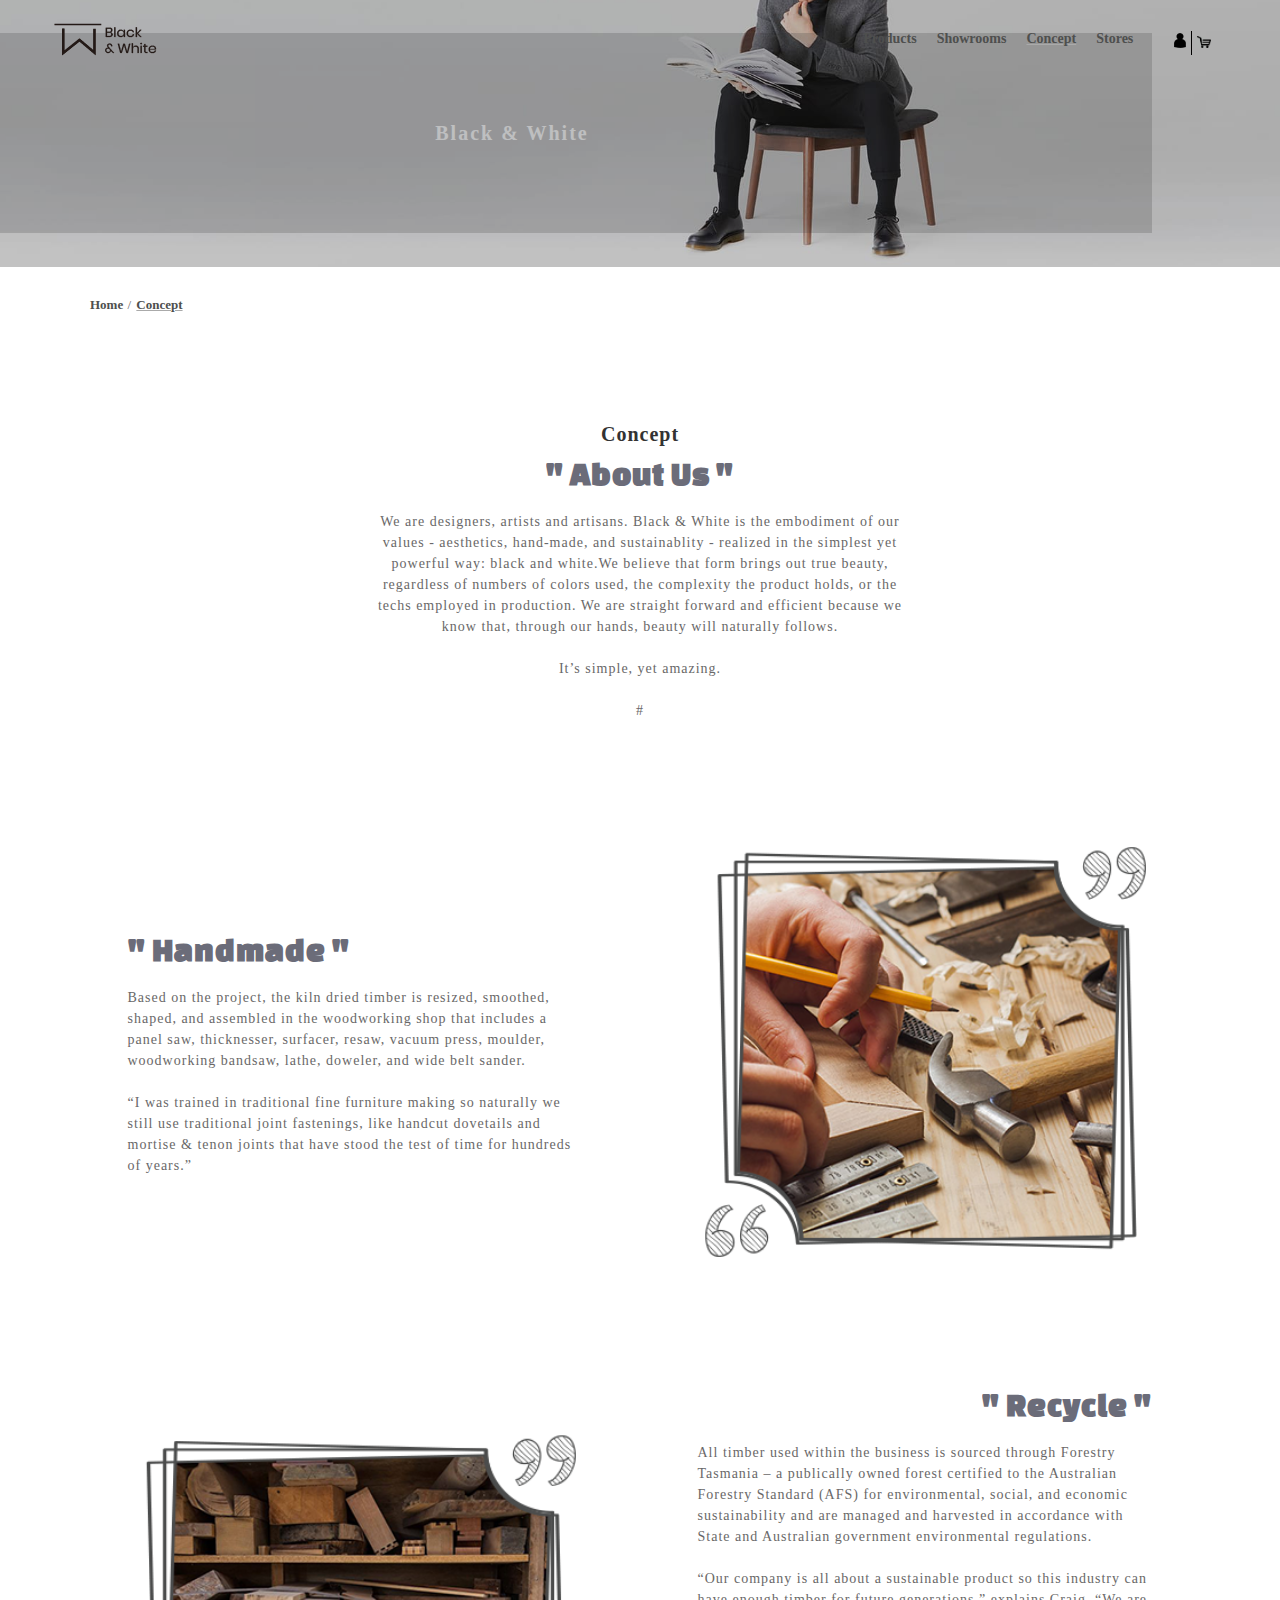
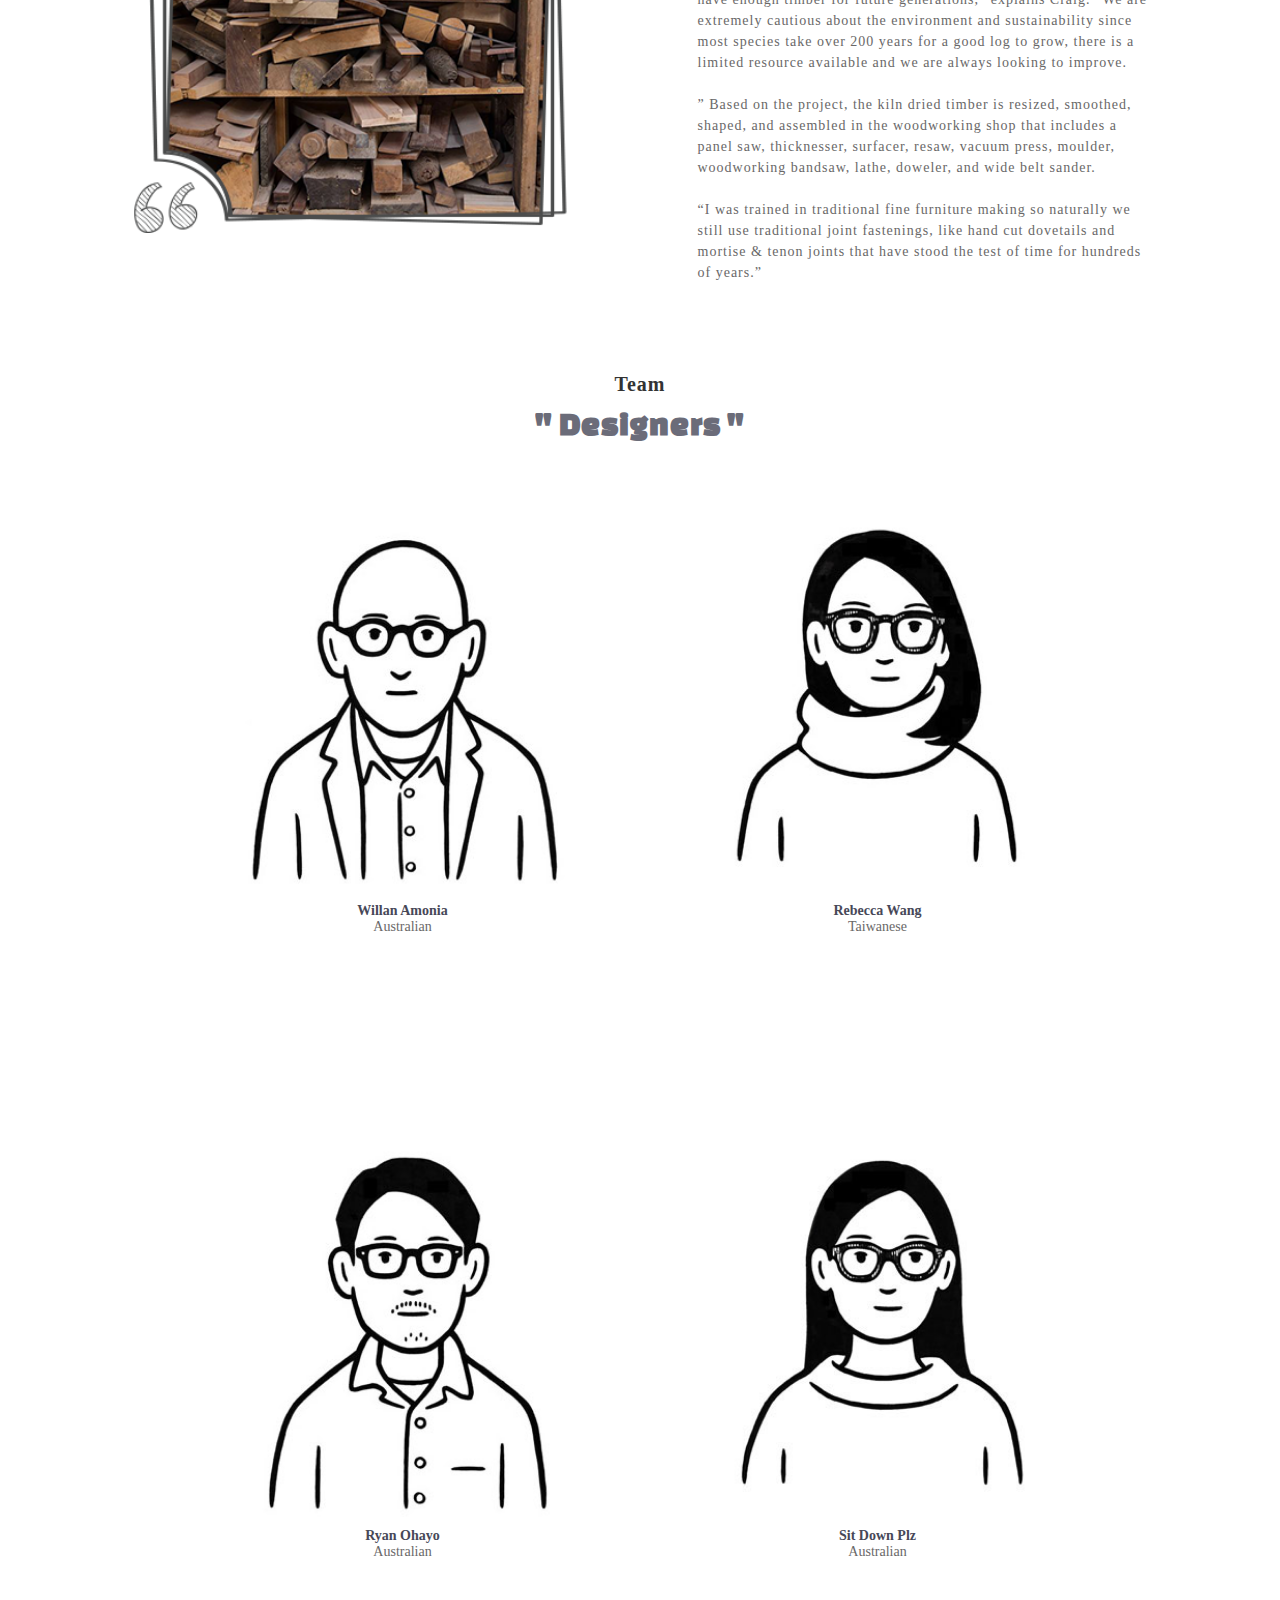
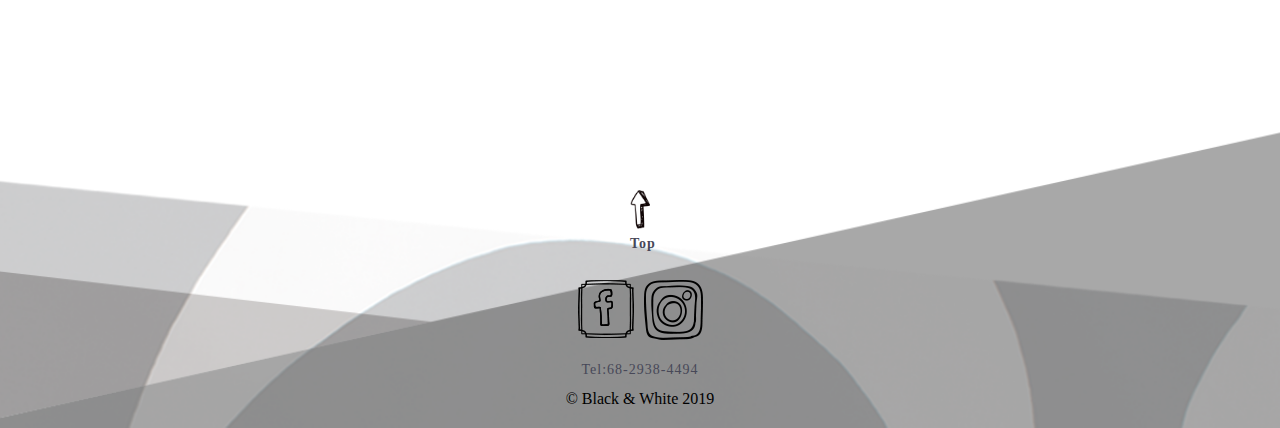
<file: 0512網頁-new/concept.html>
<!DOCTYPE html>
<html lang="en">
  <head>
    <meta charset="UTF-8" />
    <meta name="viewport" content="width=device-width, initial-scale=1.0" />
    <meta http-equiv="X-UA-Compatible" content="ie=edge" />
    <link rel="stylesheet" href="resetShare.css" />
    <link rel="stylesheet" href="style.css" />
    <title>Black & Whate | Concept</title>
    <link rel="shortcut icon"   href="PNGs/web_logo.png"/>
    <link
      href="https://fonts.googleapis.com/css?family=Changa+One"
      rel="stylesheet"
    />
    <link
      href="https://fonts.googleapis.com/css?family=Annie+Use+Your+Telescope"
      rel="stylesheet"
    />
    <title>Document</title>
  </head>
  <body>
    <!-- <div id="cursor"></div> -->
      <div class="headerBox">
        <input type="checkbox" id="menuBg" />
        <header class="conceptHeader">
          <div class="logoBox">
            <div class="logo">
              <a href="index.html"><h1>Black and White</h1></a>
            </div>
            <label class="hb" for="menuBg">
              <div class="hamburger-menu">
                <span class="bar1"></span>
                <span class="bar"></span>
              </div>
            </label>
          </div>
          <nav class="navMenu">
            <ul>
              <li class="mainMenu bnMenu">
                <a href="prdocutList.html">Products</a>
              </li>
              <li class="mainMenu bnMenu">
                <a href="showroom.html">Showrooms</a>
              </li>
              <li class="mainMenu bnMenu here">
                <a href="concept.html">Concept</a>
              </li>
              <li class="mainMenu bnMenu">
                <a href="stores.html">Stores</a>
              </li>
              <div class="shopIcon ">
                <li class="member bnMenu">
                  <a href="">
                    <img src="PNGs/nav_profile_icon.png" alt="member" />
                  </a>
                </li>
                <li class="cart bnMenu">
                  <a href="">
                    <img src="PNGs/nav_icon_cart.png" alt="cart" />
                  </a>
                </li>
              </div>
            </ul>
          </nav>
        </header>
      </div>
    </div>
    <!-- <div class="colorConcept"></div> -->
    <div class="conceptPage">
      <ol class="breadcrumb col-xl-12 col-12">
        <li>
          <a href="index.html"> Home</a>
        </li>
        <li>
          <span>&nbsp;/&nbsp;</span>
        </li>
        <li class="here">
          <a href="concept.html">Concept</a>
        </li>
      </ol>
      <section class="conceptContainer">
        <div class="conceptContent about">
          <div class="conceptTxt col-12 col-xl-6">
            <span class="conceptMainTitle">Concept</span>
            <h2 class="pageTitle conceptTitle">"&nbsp;About Us&nbsp;"</h2>
            <p>
              We are designers, artists and artisans. Black & White is the
              embodiment of our values - aesthetics, hand-made, and
              sustainablity - realized in the simplest yet powerful way: black
              and white.We believe that form brings out true beauty, regardless
              of numbers of colors used, the complexity the product holds, or
              the techs employed in production. We are straight forward and
              efficient because we know that, through our hands, beauty will
              naturally follows.<br /><br />
              It’s simple, yet amazing.<br /><br />
              #
            </p>
          </div>
        </div>
        <div class="conceptContent handmade concepTitleLeft">
          <div class="conceptTxt col-12 col-xl-5">
            <h2 class="pageTitle conceptTitle concepTitleLeft">"&nbsp;Handmade&nbsp;"</h2>
            <p>
              Based on the project, the kiln dried timber is resized, smoothed,
              shaped, and assembled in the woodworking shop that includes a
              panel saw, thicknesser, surfacer, resaw, vacuum press, moulder,
              woodworking bandsaw, lathe, doweler, and wide belt sander.<br /><br />
              “I was trained in traditional fine furniture making so naturally
              we still use traditional joint fastenings, like handcut dovetails
              and mortise & tenon joints that have stood the test of time for
              hundreds of years.”
            </p>
          </div>
          <div class="conceptPic col-12 col-xl-5">
            <img src="concept/concept_handmade.png" alt="" />
          </div>
        </div>
        <div class="conceptContent recycle">
          <div class="conceptTxt col-12 col-xl-5">
            <h2 class="pageTitle conceptTitle concepTitleRight">"&nbsp;Recycle&nbsp;"</h2>
            <p>
              All timber used within the business is sourced through Forestry
              Tasmania – a publically owned forest certified to the Australian
              Forestry Standard (AFS) for environmental, social, and economic
              sustainability and are managed and harvested in accordance with
              State and Australian government environmental regulations.<br /><br />
              “Our company is all about a sustainable product so this industry
              can have enough timber for future generations,” explains Craig.
              “We are extremely cautious about the environment and
              sustainability since most species take over 200 years for a good
              log to grow, there is a limited resource available and we are
              always looking to improve.<br /><br />” Based on the project, the
              kiln dried timber is resized, smoothed, shaped, and assembled in
              the woodworking shop that includes a panel saw, thicknesser,
              surfacer, resaw, vacuum press, moulder, woodworking bandsaw,
              lathe, doweler, and wide belt sander.<br /><br />
              “I was trained in traditional fine furniture making so naturally
              we still use traditional joint fastenings, like hand cut dovetails
              and mortise & tenon joints that have stood the test of time for
              hundreds of years.”
            </p>
          </div>
          <div class="conceptPic col-12 col-xl-5">
            <img src="concept/concept_recycle.png" alt="" />
          </div>
        </div>
      </section>

      <!-- designer -->
      <section class="ctDesigners">
          <span class="conceptMainTitle">Team</span>
          <h2 class="pageTitle conceptTitle">"&nbsp;Designers&nbsp;"</h2>
          <div class="designerBox">
            <div class="member col-12 col-xl-5">
              <div class="picMb picMb1 col-12">
                <img src="concept/m11.jpg" alt="willan">
                <div class="mbPs">
                <h2>Willan Amonia</h2>
                Australian</div>
              </div>
              <div class="txtMb col-12">
                <img src="concept/m1.jpg" alt="willan">
                <p>Willan Sydney based studio takes a holistic approach to design –they
                    offer services in architecture, interiors and furniture design.<br />
                    With a focus on residential design, the studio offers extensive
                    experience in bespoke and heritage-listed homes, residential
                    developments and alterations and additions.</p>
              </div>
          </div>
          <div class="member col-12 col-xl-5">
              <div class="picMb picMb2 col-12">
                <img src="concept/m22.jpg" alt="Rebecca">
                <div class="mbPs">
                <h2>Rebecca Wang</h2>
                Taiwanese</div>
              </div>
              <div class="txtMb col-12">
                <img src="concept/m2.jpg" alt="Rebecca">
                <p>The “Black & White” brand has been introduced on TV programs,
                    Fashion TV, and magazines.<br />
                    She’s participated in fashion shows in Hong Kong, N.Y, Seoul,
                    Chongqing, and more to come.<br />
                    Tata has many fans around the world, including artists and
                    celebrities.
                </p>
              </div>
            </div>
            </div>
            <div class="designerBox">
            <div class="member col-12 col-xl-5">
                <div class="picMb picMb3 col-12">
                  <img src="concept/m33.jpg" alt="Ryan">
                  <div class="mbPs">
                  <h2>Ryan Ohayo</h2>
                  Australian</div>
                </div>
                <div class="txtMb col-12 ">
                  <img src="concept/m3.jpg" alt="Ryan">
                  <p>Like many local residents, Willan first came to Queenstown not for
                      work, but to ski.<br />The furniture designer’s rather romantic
                      tale, however, begins with the decade he spent with bespoke
                      furniture company David Linley as a senior designer in his native
                      Britain. While still there, he got back in touch with an old friend
                      and fellow ski-bunny, Tonya, who had moved to Australia.<br />
                      “We fell in love over email and had our first date in Hong Kong,” he
                      laughs now.</p>
                </div>
              </div>
            <div class="member col-12 col-xl-5">
              <div class="picMb picMb4 col-12">
                <img src="concept/m44.jpg" alt="sdp">
                <div class="mbPs">
                <h2>Sit Down Plz</h2>
                Australian</div>
              </div>
              <div class="txtMb col-12">
                <img src="concept/m4.jpg" alt="sdp">
                <p>Sit Down Plz's Sydney based
                  studio takes a holistic approach to design –they offer services in
                  architecture, interiors and furniture design.<br />
                  With a focus on residential design, the studio offers extensive
                  experience in bespoke and heritage-listed homes, residential
                  developments and alterations and additions.</p>
              </div>
            </div>
          </div>
        </div>
      </section>
    </div>
    <!-- footer -->
    <footer>
      <div class="footerContainer">
        <div class="topBtnBox">
          <div class="topBtnContent">
            <a href="#">
              <img src="PNGs/footer_arrow.png" alt="topArrow" />
              <p>Top</p>
            </a>
          </div>
        </div>
        <div class="icon">
          <a href=""><img src="PNGs/footer_fb_icon.png" alt="fb"/></a>
          <a href=""><img src="PNGs/footer_ig_icon.png" alt="ig"/></a>
        </div>
        <p class="phoneNum ">Tel:68-2938-4494</p>
        <div class="copyC">© Black & White 2019</div>
      </div>
    </footer>
  </body>
</html>
</file>
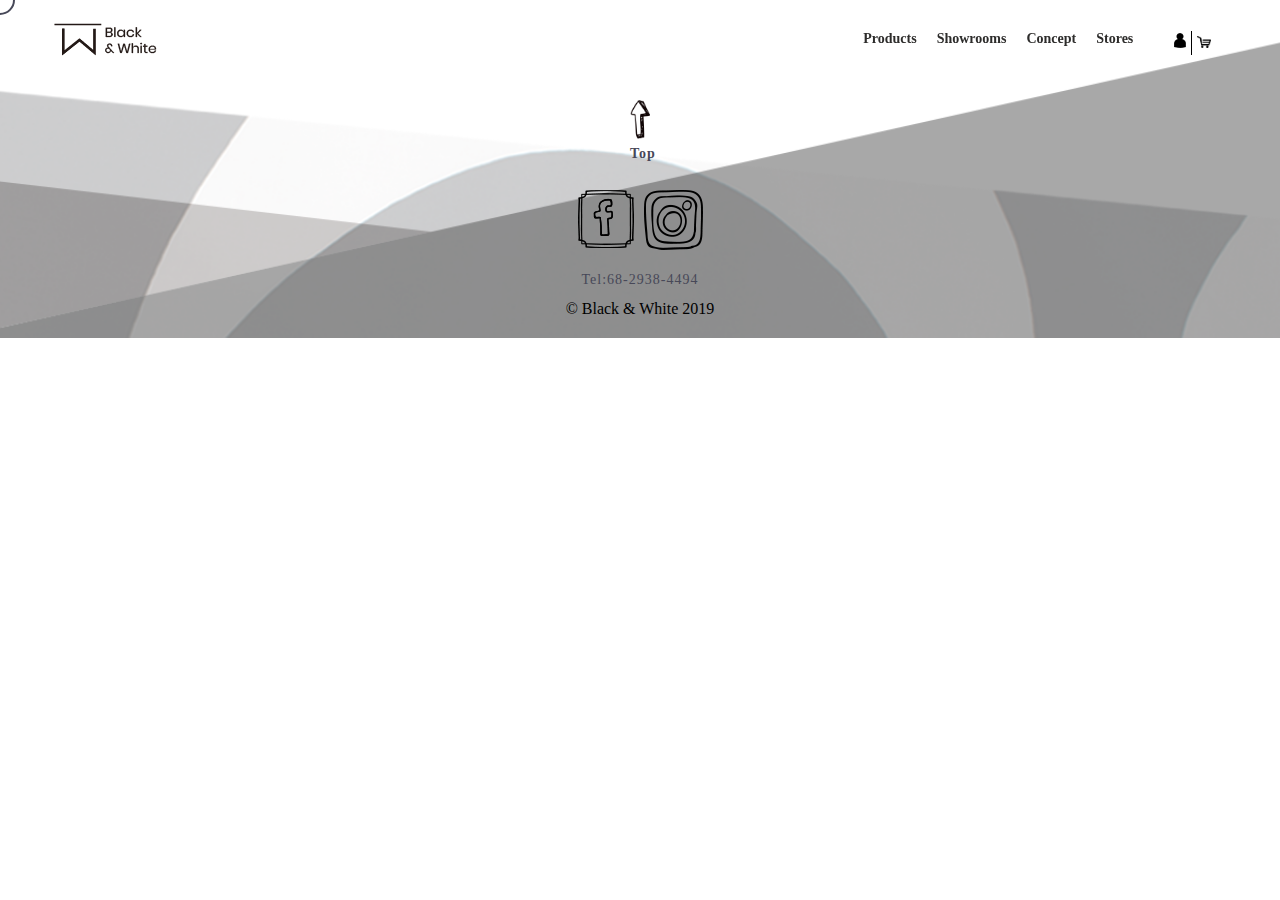
<file: 0512網頁-new/example.html>
<!DOCTYPE html>
<html lang="en">
  <head>
    <meta charset="UTF-8" />
    <meta name="viewport" content="width=device-width, initial-scale=1.0" />
    <meta http-equiv="X-UA-Compatible" content="ie=edge" />
    <link rel="stylesheet" href="resetShare.css" />
    <link rel="stylesheet" href="style.css" />
    <link
      href="https://fonts.googleapis.com/css?family=Changa+One"
      rel="stylesheet"
    />
    <link
      href="https://fonts.googleapis.com/css?family=Annie+Use+Your+Telescope"
      rel="stylesheet"
    />
    <title>Document</title>
  </head>
  <body>
    <div id="cursor"></div>
    <div class="headerBox">
      <input type="checkbox" id="menuBg" />
      <header>
        <div class="logoBox">
          <div class="logo">
            <a href="index.html"><h1>Black and White</h1></a>
          </div>
          <label class="hb" for="menuBg">
            <div class="hamburger-menu">
              <span class="bar1"></span>
              <span class="bar"></span>
            </div>
          </label>
        </div>
        <nav class="navMenu">
          <ul>
            <li class="mainMenu">
              <a href="">Products</a>
            </li>
            <li class="mainMenu">
              <a href="">Showrooms</a>
            </li>
            <li class="mainMenu">
              <a href="">Concept</a>
            </li>
            <li class="mainMenu">
              <a href="">Stores</a>
            </li>
            <div class="shopIcon">
              <li class="member">
                <a href="">
                  <img src="PNGs/nav_profile_icon.png" alt="member" />
                </a>
              </li>
              <li class="cart">
                <a href="">
                  <img src="PNGs/nav_icon_cart.png" alt="cart" />
                </a>
              </li>
            </div>
          </ul>
        </nav>
      </header>
    </div>

    <!-- footer -->
    <footer>
      <div class="footerContainer">
        <div class="topBtnBox">
          <div class="topBtnContent">
            <a href="#">
              <img src="PNGs/footer_arrow.png" alt="topArrow" />
              <p>Top</p>
            </a>
          </div>
        </div>
        <div class="icon">
          <a href=""><img src="PNGs/footer_fb_icon.png" alt="fb"/></a>
          <a href=""><img src="PNGs/footer_ig_icon.png" alt="ig"/></a>
        </div>
        <p class="phoneNum ">Tel:68-2938-4494</p>
        <div class="copyC">© Black & White 2019</div>
      </div>
    </footer>
    <script>
      //滑鼠
      var cursor = document.getElementById("cursor");

      document.addEventListener("mousemove", function(e) {
        var scroller = window.pageYOffset;

        var x = e.clientX;
        var y = e.clientY;
        cursor.style.left = x + "px";
        cursor.style.top = y + scroller + "px";
      });

      window.onload = init;
    </script>
  </body>
</html>
</file>
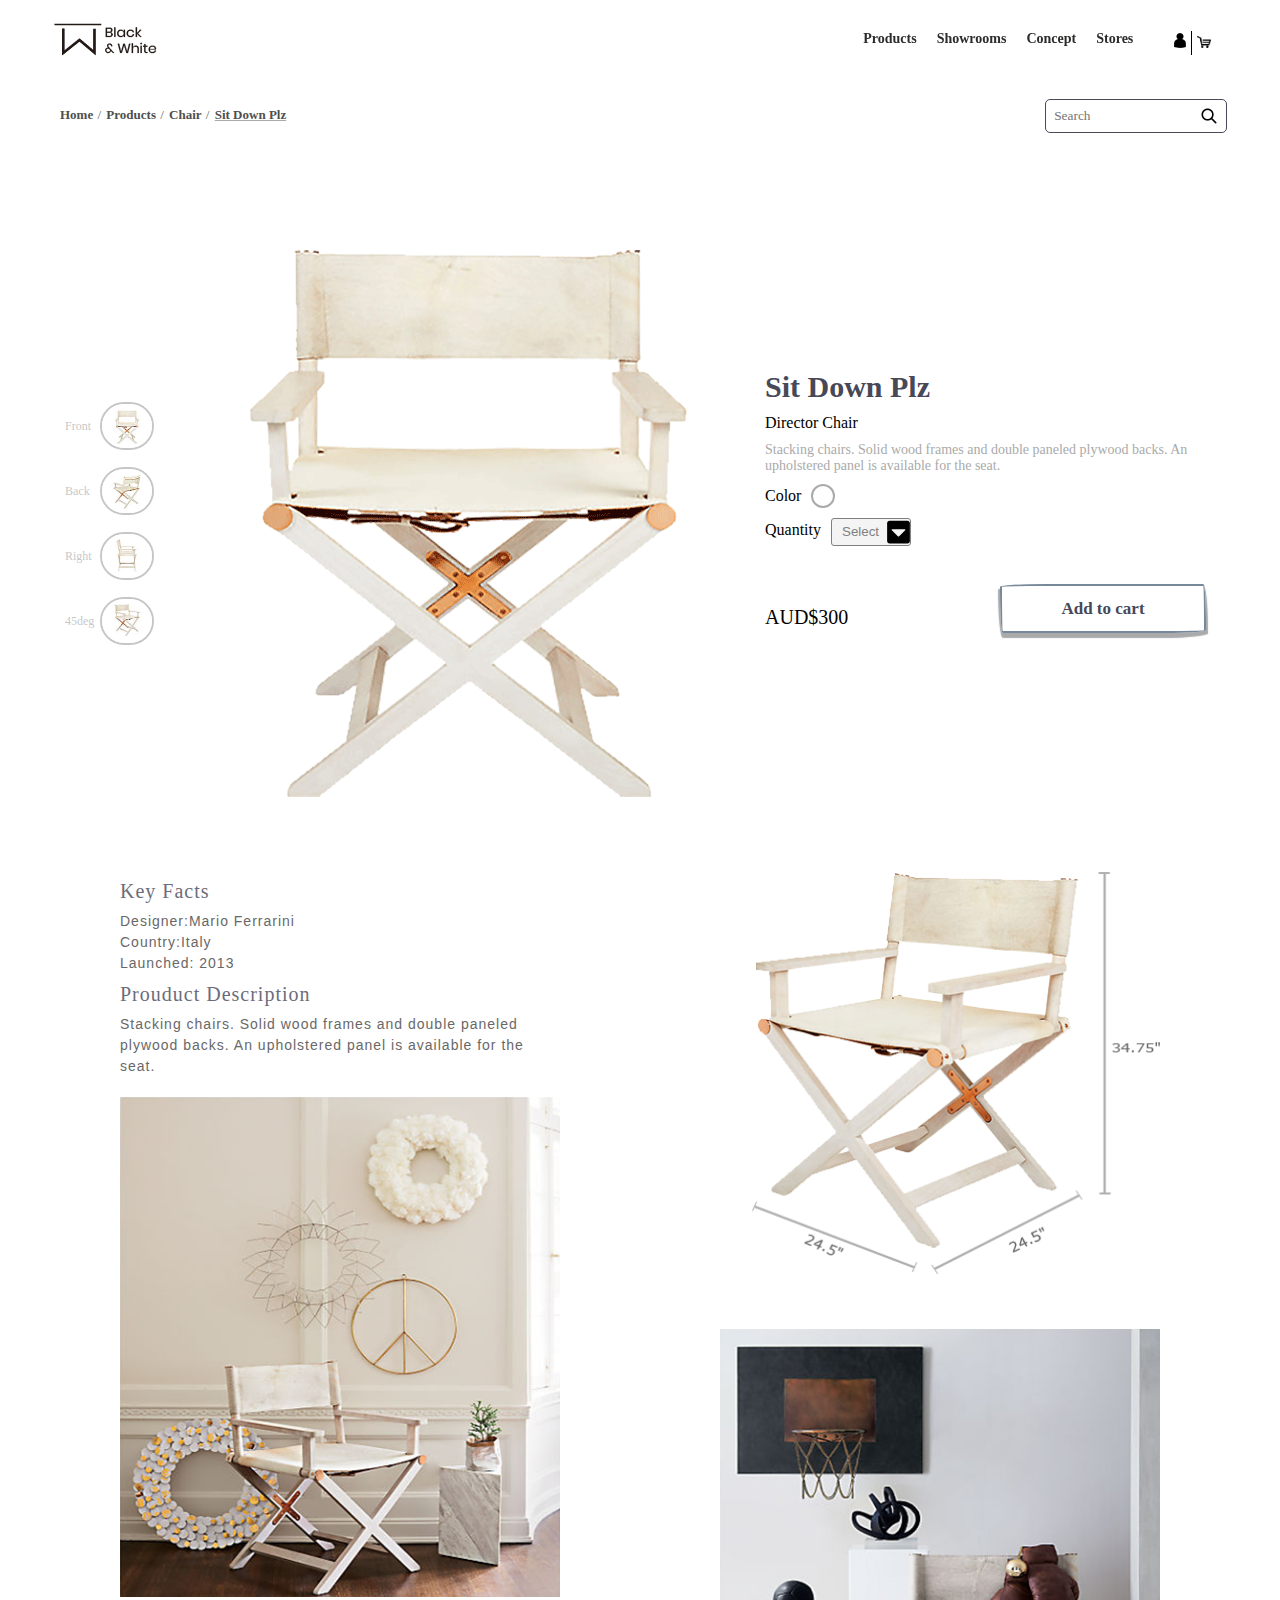
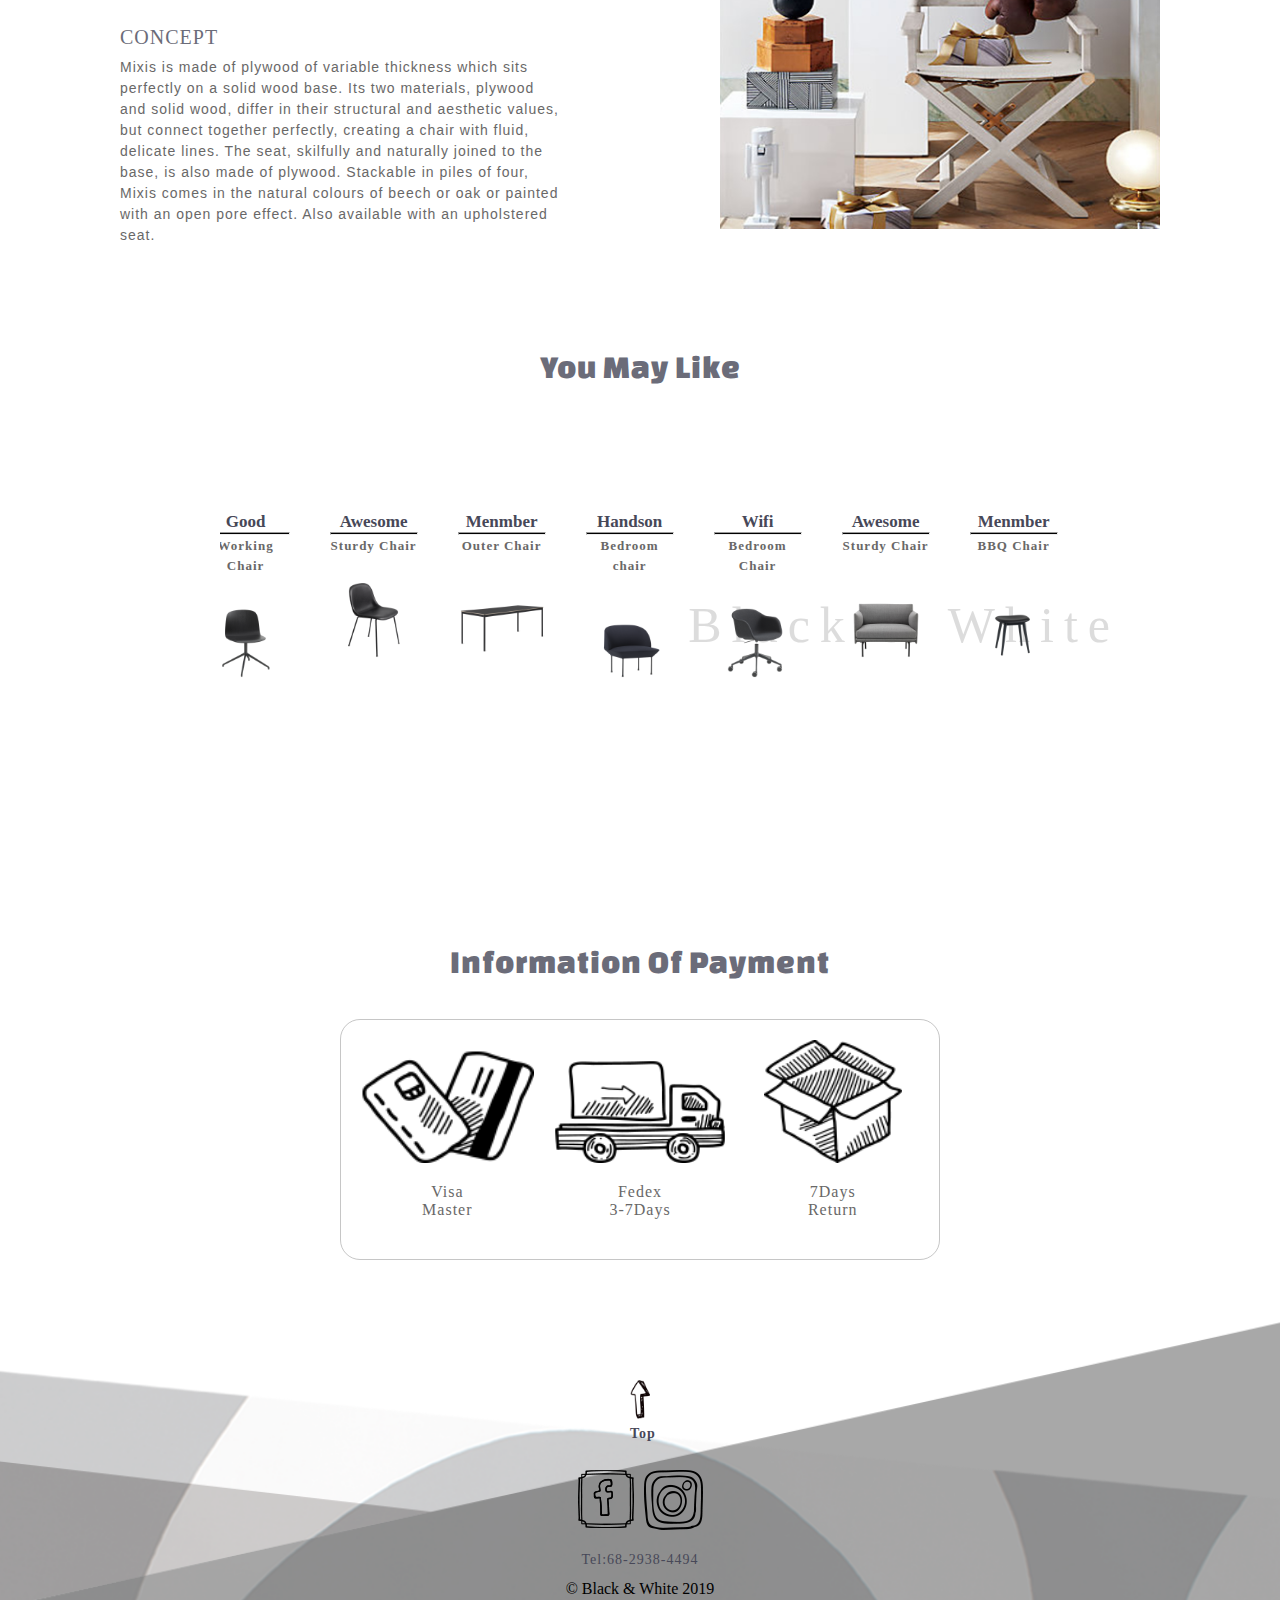
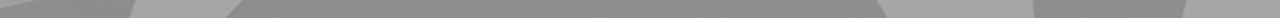
<file: 0512網頁-new/item.html>
<!DOCTYPE html>
<html lang="en">
  <head>
    <meta charset="UTF-8" />
    <meta name="viewport" content="width=device-width, initial-scale=1.0" />
    <meta http-equiv="X-UA-Compatible" content="ie=edge" />
    <link rel="stylesheet" href="resetShare.css" />
    <link rel="stylesheet" href="style.css" />
    <title>Black & Whate | Sit Down Plz</title>
    <link rel="shortcut icon" href="PNGs/web_logo.png" />
    <link
      href="https://fonts.googleapis.com/css?family=Changa+One"
      rel="stylesheet"
    />
    <link
      href="https://fonts.googleapis.com/css?family=Annie+Use+Your+Telescope"
      rel="stylesheet"
    />
    <title>Document</title>
  </head>
  <body>
    <!-- <div id="cursor"></div> -->
    <div class="headerBox">
      <input type="checkbox" id="menuBg" />
      <header>
        <div class="logoBox">
          <div class="logo">
            <a href="index.html"><h1>Black and White</h1></a>
          </div>
          <label class="hb" for="menuBg">
            <div class="hamburger-menu">
              <span class="bar1"></span>
              <span class="bar"></span>
            </div>
          </label>
        </div>
        <nav class="navMenu">
          <ul>
            <li class="mainMenu">
              <a href="prdocutList.html">Products</a>
            </li>
            <li class="mainMenu">
              <a href="showroom.html">Showrooms</a>
            </li>
            <li class="mainMenu">
              <a href="concept.html">Concept</a>
            </li>
            <li class="mainMenu">
              <a href="stores.html">Stores</a>
            </li>
            <div class="shopIcon">
              <li class="member">
                <a href="#">
                  <img src="PNGs/nav_profile_icon.png" alt="member" />
                </a>
              </li>
              <li class="cart">
                <a href="#">
                  <img src="PNGs/nav_icon_cart.png" alt="cart" />
                </a>
              </li>
            </div>
          </ul>
        </nav>
      </header>
    </div>
    <div class="itemPage">
      <div class="searchContainer">
        <div class="searchBox">
          <ol class="breadcrumb col-xl-6 col-6">
            <li>
              <a href="index.html"> Home</a>
            </li>
            <li>
              <span>&nbsp;/&nbsp;</span>
            </li>
            <li>
              <a href="prdocutList.html">Products</a>
            </li>
            <li>
              <span>&nbsp;/&nbsp;</span>
            </li>
            <li>
              <a href="prdocutList.html">Chair</a>
            </li>
            <li>
              <span>&nbsp;/&nbsp;</span>
            </li>
            <li class="here">
              <a href="item.html">Sit Down Plz</a>
            </li>
          </ol>
          <div class="search col-1">
            <input type="search" id="searchLabel" placeholder="Search" />
            <span
              ><a href="#"><img src="item/item_search_icon.png"/></a
            ></span>
          </div>
        </div>
      </div>
    </div>

    <!-- 主商品 -->
    <section class="itemPage">
      <div class="itemPageContainer">
        <div class="itemPageBox">
          <ul class="smallP ">
            <li>Front<img class="smaller" src="item/productSm0.png" /></li>
            <li>Back<img class="smaller" src="item/productSm1.png" /></li>
            <li>Right<img class="smaller" src="item/productSm2.png" /></li>
            <li>45deg<img class="smaller" src="item/productSm3.png" /></li>
          </ul>
          <div class="largeP ">
            <img id="large" src="item/productLg0.png" />
          </div>
        </div>
        <div class="nameBox">
          <ul>
            <li><h2>Sit Down Plz</h2></li>
            <li class="nameBoxtype">Director Chair</li>
            <li class="discrib">
              Stacking chairs. Solid wood frames and double paneled plywood
              backs. An upholstered panel is available for the seat.
            </li>
            <li class="colorsBox">
              <div class="txt">Color</div>
              <div class="color"><a href="#"></a></div>
            </li>
            <li class="qPd">
              <div class="txt">Quantity</div>
              <div class="quBox">
                <select class="qu" id="qu">
                  <option>Select</option>
                  <option>1</option>
                  <option>2</option>
                  <option>3</option>
                  <option>4</option>
                </select>
              </div>
            </li>
            <li class="price">AUD$300</li>
            <li class="cartBtn">
              <a href="">Add to cart</a>
            </li>
          </ul>
        </div>
      </div>

      <!-- 介紹 -->
      <div class="itemInfoContainer">
        <div class="txtBox">
          <div class="txt">
            <h3 class="pageTitle leftTxt">Key Facts</h3>
            <p>
              Designer:Mario Ferrarini
              <br />
              Country:Italy
              <br />
              Launched: 2013
            </p>
            <h3 class="pageTitle leftTxt">Prouduct Description</h3>
            <p>
              Stacking chairs. Solid wood frames and double paneled plywood
              backs. An upholstered panel is available for the seat.
            </p>
          </div>
          <div class="itemShowLeft"></div>
          <div class="txt">
            <h3 class="pageTitle leftTxt">CONCEPT</h3>
            <p>
              Mixis is made of plywood of variable thickness which sits
              perfectly on a solid wood base. Its two materials, plywood and
              solid wood, differ in their structural and aesthetic values, but
              connect together perfectly, creating a chair with fluid, delicate
              lines. The seat, skilfully and naturally joined to the base, is
              also made of plywood. Stackable in piles of four, Mixis comes in
              the natural colours of beech or oak or painted with an open pore
              effect. Also available with an upholstered seat.
            </p>
          </div>
        </div>
        <div class="meansureBox">
          <img src="item/chair_measurements.png" alt="product" />
          <div class="itemShowRight"></div>
        </div>
      </div>
    </section>

    <section class="recommendContainer">
      <h3 class="pageTitle">You May Like</h3>
      <div class="layer">
        <div class="sliderContainer">
          <div id="main">
            <ul id="slider" class="slider">
              <li class="col-3 ">
                <a href="item.html">
                  <h2 class="toolTip t1">
                    Good
                    <hr />
                    <span class="type"> Working Chair</span>
                  </h2>
                  <img src="products/pd-chair1.png" alt="product" />
                </a>
              </li>
              <li class="col-3">
                <a href="item.html">
                  <h2 class="toolTip t1">
                    Awesome
                    <hr />
                    <span class="type">Sturdy Chair</span>
                  </h2>
                  <img src="products/pd-chair3.png" alt="product" />
                </a>
              </li>
              <li class="col-3">
                <a href="item.html">
                  <h2 class="toolTip t1">
                    Menmber
                    <hr />
                    <span class="type">Outer Chair</span>
                  </h2>
                  <img src="products/pd7.png" alt="product" />
                </a>
              </li>
              <li class="col-3">
                <a href="item.html">
                  <h2 class="toolTip t1">
                    Handson
                    <hr />
                    <span class="type">Bedroom chair</span>
                  </h2>
                  <img src="products/pd-chair9.png" alt="product" />
                </a>
              </li>
              <li class="col-3">
                <a href="item.html">
                  <h2 class="toolTip t1">
                    Wifi
                    <hr />
                    <span class="type">Bedroom Chair</span>
                  </h2>
                  <img src="products/pd-chair8.png" alt="product" />
                </a>
              </li>
              <li class="col-3">
                <a href="item.html">
                  <h2 class="toolTip t1">
                    Awesome
                    <hr />
                    <span class="type">Sturdy Chair</span>
                  </h2>
                  <img src="products/pd8.png" alt="product" />
                </a>
              </li>
              <li class="col-3">
                <a href="item.html">
                  <h2 class="toolTip t1">
                    Menmber
                    <hr />
                    <span class="type">BBQ Chair</span>
                  </h2>
                  <img src="products/pd-chair7.png" alt="product" />
                </a>
              </li>
              <li class="col-3">
                <a href="item.html">
                  <h2 class="toolTip t1">
                    Headband
                    <hr />
                    <span class="type">Living Chair</span>
                  </h2>
                  <img src="products/pd-chair9.png" alt="product" />
                </a>
              </li>
              <li class="col-3">
                <a href="item.html">
                  <h2 class="toolTip t1">
                    Wifi
                    <hr />
                    <span class="type"> Student Chair</span>
                  </h2>
                  <img src="products/pd-chair8.png" alt="product" />
                </a>
              </li>
            </ul>
          </div>
        </div>
      </div>
    </section>

    <section class="payInfo">
      <h3 class="pageTitle">Information Of Payment</h3>
      <div class="payPic">
        <div class="payIcon col-12">
          <img src="item/payment_icon_left.png" alt="visa" />
          <span>Visa<br />Master</span>
        </div>
        <div class="payIcon col-12">
          <img src="item/payment_icon_mid.png" alt="fedex" />
          <span>Fedex<br />3-7Days</span>
        </div>
        <div class="payIcon col-12 small">
          <img src="item/payment_icon_right.png" alt="return" />
          <span>7Days<br />Return</span>
        </div>
      </div>
    </section>
    <!-- footer -->
    <footer>
      <div class="footerContainer">
        <div class="topBtnBox">
          <div class="topBtnContent">
            <a href="#">
              <img src="PNGs/footer_arrow.png" alt="topArrow" />
              <p>Top</p>
            </a>
          </div>
        </div>
        <div class="icon">
          <a href="#"><img src="PNGs/footer_fb_icon.png" alt="fb"/></a>
          <a href="#"><img src="PNGs/footer_ig_icon.png" alt="ig"/></a>
        </div>
        <p class="phoneNum ">Tel:68-2938-4494</p>
        <div class="copyC">© Black & White 2019</div>
      </div>
    </footer>

    <script src="dist/jquery-3.4.1.min.js"></script>

    <script src="dist/popper.min.js"></script>
    <script>
      $(document).ready(function() {
        var noOfProduct = $("#main ul li").length;
        var totalProductWidth = 0;
        for (var i = 0; i < noOfProduct; i++) {
          var productWidth = $("#main ul li")
            .eq(i)
            .outerWidth(true);
          totalProductWidth = totalProductWidth + productWidth;
        }
        $("#slider").css("height", totalProductWidth + "px");
        var speed = 0.8;
        animateProducts();
        function animateProducts() {
          $("#slider li")
            .eq(0)
            .animate(
              {
                marginLeft: "-=" + speed + "px"
              },
              1,
              function() {
                var animateProductWidth = $(this).outerWidth(true);
                if (speed >= animateProductWidth) {
                  $(this)
                    .parent()
                    .append($(this));
                  $(this).removeAttr("style");
                }
                aninIterval = setTimeout(function() {
                  animateProducts();
                });
              }
            );
        }
        $("#slider").hover(
          function() {
            clearTimeout(aninIterval);
            $("#slider li")
              .eq(0)
              .stop();
          },
          function() {
            animateProducts();
          }
        );
        $("#main ul li:nth-child(i)").hover(function() {
          $(".t1").animate({ marginTop: "-80px" });
        });
      });
    </script>
    <script>
      //圖片
      const concertBg = document.querySelector(".itemShowLeft");

      window.addEventListener("scroll", () => {
        let offset = window.pageYOffset;
        concertBg.style.backgroundPositionY = -100 + offset * 0.1 + "px";
      });
      const concertBg2 = document.querySelector(".itemShowRight");

      window.addEventListener("scroll", () => {
        let offset = window.pageYOffset;
        concertBg2.style.backgroundPositionY = -120 + offset * 0.1 + "px";
      });
      // //防止手機動
      // var navbar=document.getElementById("header");
      // navbar.addEventListener('touchmove',function(e){e.preventDefault();
      // })

      //滑鼠
      // var cursor = document.getElementById("cursor");

      // document.addEventListener("mousemove", function(e) {
      //   var scroller = window.pageYOffset;

      //   var x = e.clientX;
      //   var y = e.clientY;
      //   cursor.style.left = x + "px";
      //   cursor.style.top = y + scroller + "px";
      // });

      //productShow
      function $id(id) {
        return document.getElementById(id);
      }
      function showLarge(e) {
        var small = e.target;
        var large = document.getElementById("large");
        large.src = small.src.replace("Sm", "Lg");
      }

      function init() {
        // $id("large").src="images/big/M1_005.gif";
        var smalls = document.getElementsByClassName("smaller");
        for (i = 0; i < 4; i++) {
          smalls[i].onclick = showLarge;
        }
      }

      window.onload = init;
    </script>
  </body>
</html>
</file>
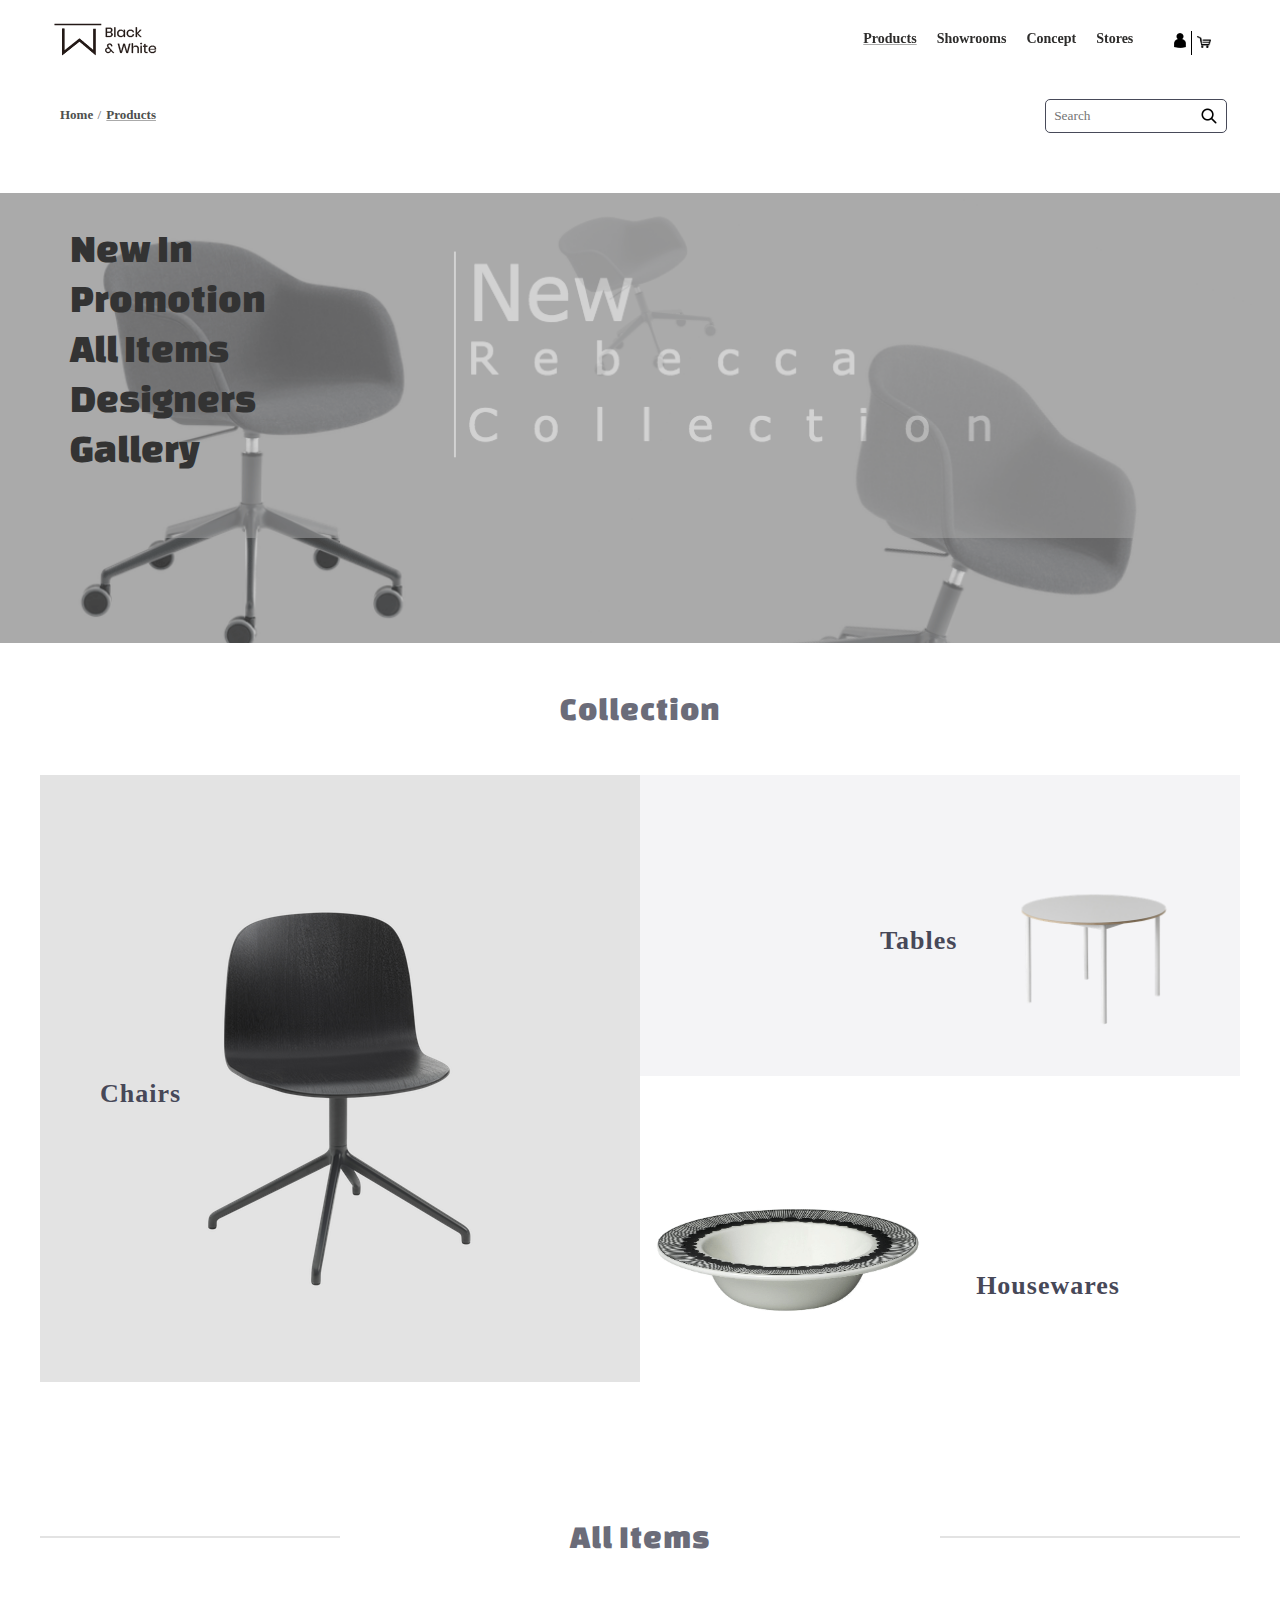
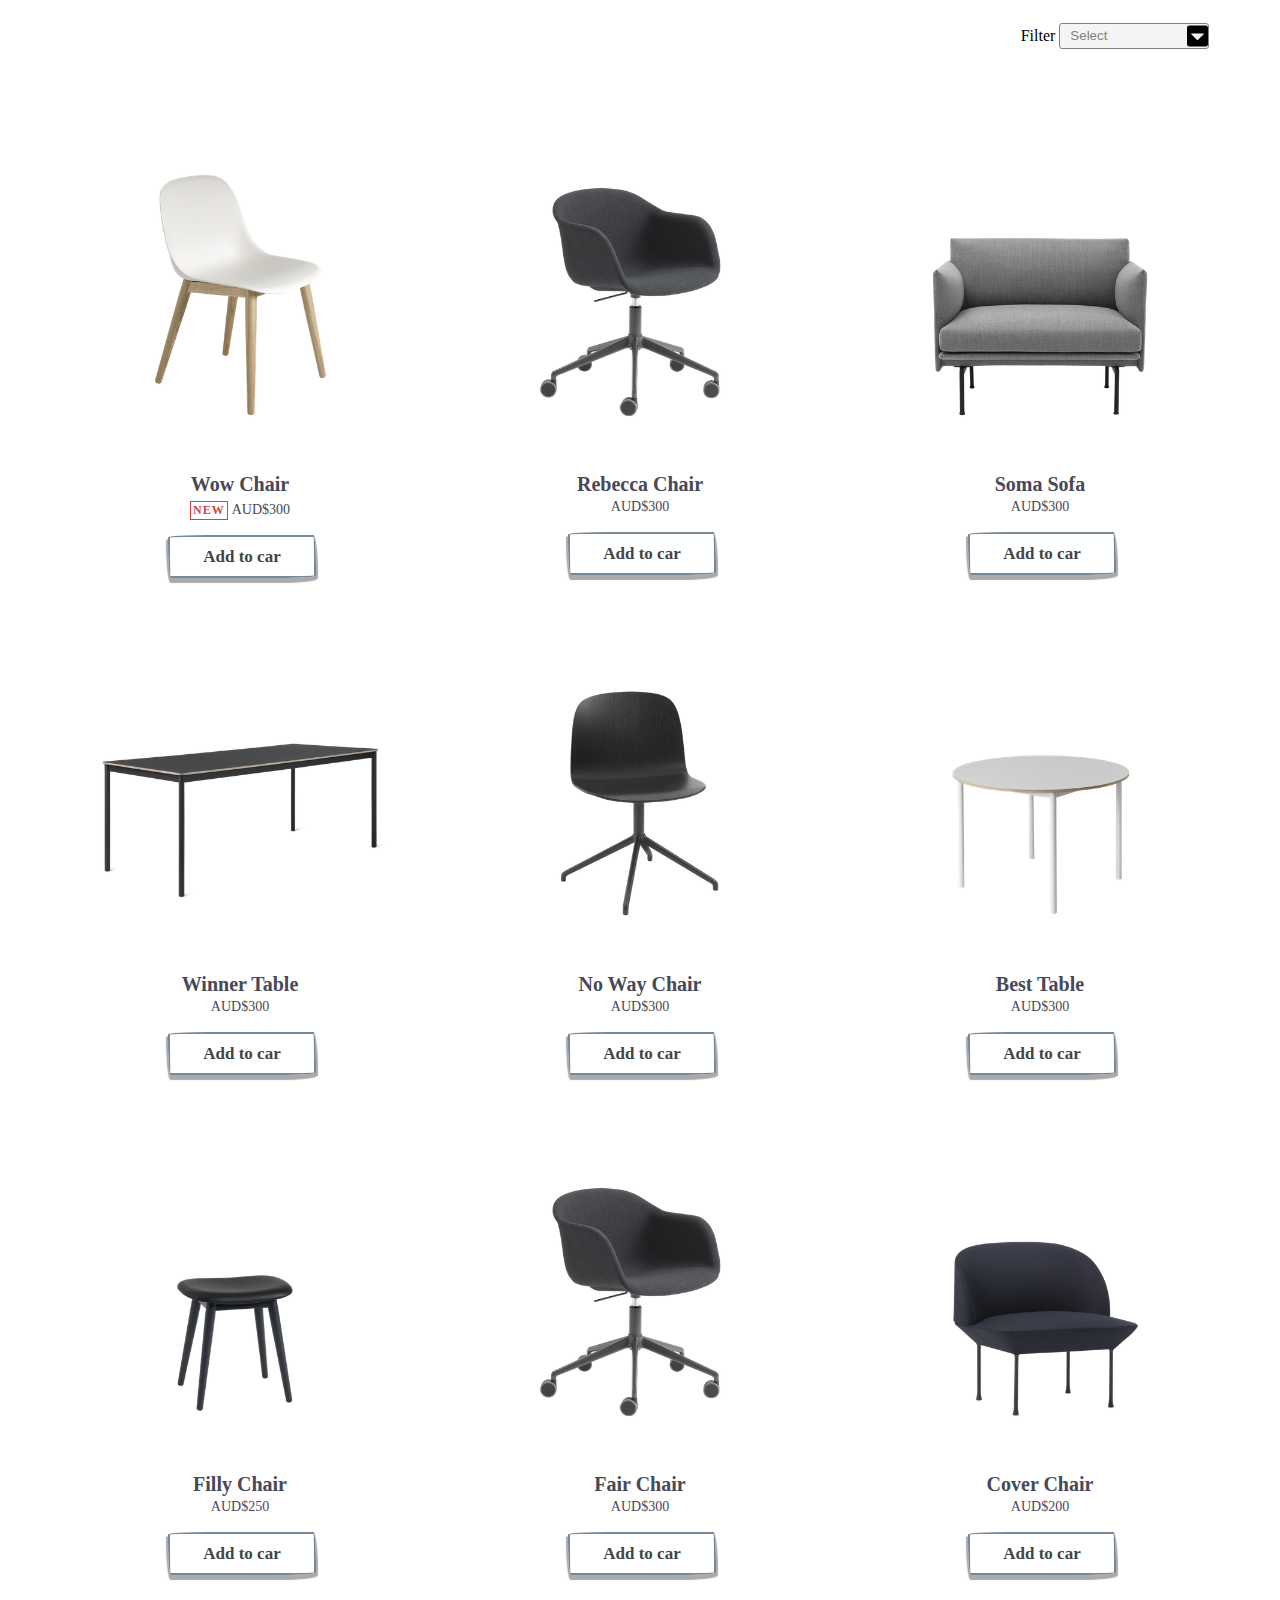
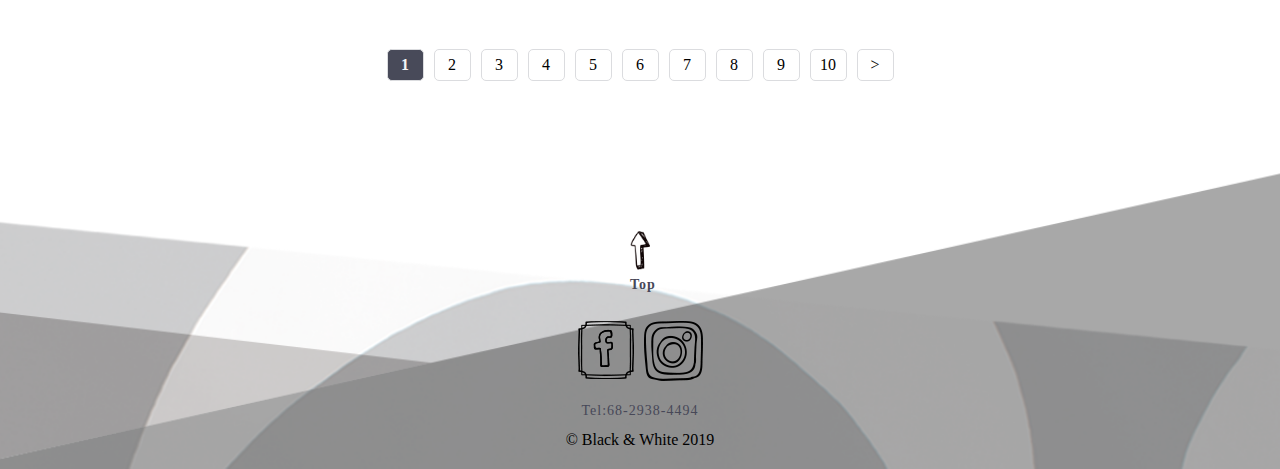
<file: 0512網頁-new/prdocutList.html>
<!DOCTYPE html>
<html lang="en">
  <head>
    <meta charset="UTF-8" />
    <meta name="viewport" content="width=device-width, initial-scale=1.0" />
    <meta http-equiv="X-UA-Compatible" content="ie=edge" />
    <link rel="stylesheet" href="resetShare.css" />
    <link rel="stylesheet" href="style.css" />
    <title>Black & Whate | Products</title>
    <link rel="shortcut icon" href="PNGs/web_logo.png" />
    <link
      href="https://fonts.googleapis.com/css?family=Changa+One"
      rel="stylesheet"
    />
    <link
      href="https://fonts.googleapis.com/css?family=Annie+Use+Your+Telescope"
      rel="stylesheet"
    />
    <style>
      * {
        /* outline: 1px solid #f00; */
      }
      .cartBtn {
        top: 15px;
        left: 30%;
        color: #444;
      }
    </style>
    <title>Document</title>
  </head>
  <body>
    <!-- <div id="cursor"></div> -->
    <div class="headerBox">
      <input type="checkbox" id="menuBg" />
      <header>
        <div class="logoBox">
          <div class="logo">
            <a href="index.html"><h1>Black and White</h1></a>
          </div>
          <label class="hb" for="menuBg">
            <div class="hamburger-menu">
              <span class="bar1"></span>
              <span class="bar"></span>
            </div>
          </label>
        </div>
        <nav class="navMenu">
          <ul>
            <li class="mainMenu here">
              <a href="prdocutList.html">Products</a>
            </li>
            <li class="mainMenu">
              <a href="showroom.html">Showrooms</a>
            </li>
            <li class="mainMenu">
              <a href="concept.html">Concept</a>
            </li>
            <li class="mainMenu">
              <a href="stores.html">Stores</a>
            </li>
            <div class="shopIcon">
              <li class="member">
                <a href="">
                  <img src="PNGs/nav_profile_icon.png" alt="member" />
                </a>
              </li>
              <li class="cart">
                <a href="">
                  <img src="PNGs/nav_icon_cart.png" alt="cart" />
                </a>
              </li>
            </div>
          </ul>
        </nav>
      </header>
    </div>
    <div class="itemPage">
      <div class="searchContainer">
        <div class="searchBox">
          <ol class="breadcrumb col-xl-6 col-6">
            <li>
              <a href="index.html"> Home</a>
            </li>
            <li>
              <span>&nbsp;/&nbsp;</span>
            </li>
            <li class="here">
              <a href="#">Products</a>
            </li>
          </ol>
          <div class="search col-xl-3 col-1">
            <input type="search" id="searchLabel" placeholder="Search" />
            <span
              ><a href="#"><img src="item/item_search_icon.png"/></a
            ></span>
          </div>
        </div>
      </div>
    </div>
    <div class="banner itemShow">
      <div class="dropDownMenuBox">
        <ul class="drop-down-menu">
          <li>
            <a href="#">New In</a>
            <ul class="subMenu">
              <li><a href="prdocutList.html">Chair</a></li>
              <li><a href="prdocutList.html">Table</a></li>
              <li><a href="prdocutList.html">Houseware</a></li>
            </ul>
          </li>
          <li>
            <a href="#">Promotion</a>
            <ul class="subMenu">
              <li>
                <a href="#">Spring Sales</a>
              </li>
              <li>
                <a href="#">Girl's Day</a>
              </li>
            </ul>
          </li>
          <li>
            <a href="productsList.html">All Items</a>
          </li>
          <li>
            <a href="#">Designers</a>
            <ul class="subMenu">
              <li>
                <a href="#">Rebecca Wang</a>
              </li>
              <li>
                <a href="#">Willan Amonia</a>
              </li>
              <li>
                <a href="#">Sit Down Plz</a>
              </li>
              <li>
                <a href="#">Ryan Ohayo</a>
              </li>
            </ul>
          </li>
          <li>
            <a href="prdocutList.html">Gallery</a>
          </li>
        </ul>
      </div>
    </div>
    <!-- collection -->
    <section class="collectionBox ">
      <h3 class="pageTitle pdListTitle">Collection</h3>
      <div class="pdBanner">
        <div class="collectItem chairB pdBannerLeft">
          <a href="prdocutList.html">
            <div>
              <div class="pic">
                <img src="products/pd-chair1.png" alt="chair" />
              </div>
            </div>
            <span class="bannerSort">Chairs</span>
          </a>
        </div>
        <div class="pdBannerRight">
          <div class="collectItem tableB">
            <a href="prdocutList.html">
              <div class="pic">
                <img src="products/pd_table2.png" alt="table" />
              </div>
              <span class="bannerSort">Tables</span>
            </a>
          </div>
          <div class="collectItem housewareB">
            <a href="prdocutList.html">
              <div class="pic col">
                <img src="products/pd_plate4.jpg" alt="houseware" />
              </div>
              <span class="bannerSort">Housewares</span>
            </a>
          </div>
        </div>
      </div>
    </section>
    <section class="itemContainer">
      <h3 class="pageTitle pdListTitle titleLine">All Items</h3>
      <div class="filterBox">
        <label for="filter">Filter</label>
        <select class="filter" id="filter">
          <option>Select</option>
          <option>Price: low to high</option>
          <option>Price: high to low</option>
          <option>Top sales</option>
        </select>
      </div>
      <div class="itemBox">
        <div class="pdContent col-xl-4 col-11">
          <div class="pdItem pdItem1">
            <a href="item.html">
              <img src="products/pd9.png" alt="products" />
              <div class="pdTitle">
                <h2>Wow Chair</h2>
                <!-- <span class="new">NEW</span> -->
              </div>
              <div class="pdContainer">
                <span class="new">NEW</span>
                <div class="pdPrice">AUD$300</div>
                <div class="cartBtn">Add to car</div>
              </div>
            </a>
          </div>
        </div>
        <div class="pdContent col-xl-4 col-11">
          <div class="pdItem pdItem2">
            <a href="item.html">
              <img src="./products/pd-chair8.png" alt="" />
              <div class="pdTitle">
                <h2>Rebecca Chair</h2>
              </div>
              <div class="pdContainer">
                <div class="pdPrice">AUD$300</div>
                <div class="cartBtn">Add to car</div>
              </div>
            </a>
          </div>
        </div>
        <div class="pdContent col-xl-4 col-11">
          <div class="pdItem pdItem3">
            <a href="item.html">
              <img src="products/pd8.png" alt="products" />
              <div class="pdTitle">
                <h2>Soma Sofa</h2>
              </div>
              <div class="pdContainer">
                <div class="pdPrice">AUD$300</div>
                <div class="cartBtn">Add to car</div>
              </div>
            </a>
          </div>
        </div>
        <div class="pdContent col-xl-4 col-11">
          <div class="pdItem pdItem4">
            <a href="item.html">
              <img src="products/pd7.png" alt="products" />
              <div class="pdTitle">
                <h2>Winner Table</h2>
              </div>
              <div class="pdContainer">
                <div class="pdPrice">AUD$300</div>
                <div class="cartBtn">Add to car</div>
              </div>
            </a>
          </div>
        </div>
        <div class="pdContent col-xl-4 col-11">
          <div class="pdItem pdItem5">
            <a href="item.html">
              <img src="products/pd-chair1.png" alt="products" />
              <div class="pdTitle">
                <h2>No Way Chair</h2>
              </div>
              <div class="pdContainer">
                <div class="pdPrice">AUD$300</div>
                <div class="cartBtn">Add to car</div>
              </div>
            </a>
          </div>
        </div>
        <div class="pdContent col-xl-4 col-11">
          <div class="pdItem pdItem6">
            <a href="item.html">
              <img src="products/pd_table2.png" alt="products" />
              <div class="pdTitle">
                <h2>Best Table</h2>
              </div>
              <div class="pdContainer">
                <div class="pdPrice">AUD$300</div>
                <div class="cartBtn">Add to car</div>
              </div>
            </a>
          </div>
        </div>
        <div class="pdContent col-xl-4 col-11">
          <div class="pdItem pdItem7">
            <a href="item.html">
              <img src="products/pd-chair7.png" alt="products" />
              <div class="pdTitle">
                <h2>Filly Chair</h2>
              </div>
              <div class="pdContainer">
                <div class="pdPrice">AUD$250</div>
                <div class="cartBtn">Add to car</div>
              </div>
            </a>
          </div>
        </div>
        <div class="pdContent col-xl-4 col-11">
          <div class="pdItem pdItem8">
            <a href="item.html">
              <img src="products/pd-chair8.png" alt="products" />
              <div class="pdTitle">
                <h2>Fair Chair</h2>
              </div>
              <div class="pdContainer">
                <div class="pdPrice">AUD$300</div>
                <div class="cartBtn">Add to car</div>
              </div>
            </a>
          </div>
        </div>
        <div class="pdContent col-xl-4 col-11">
          <div class="pdItem pdItem9 ">
            <a href="item.html">
              <img src="products/pd-chair9.png" alt="products" />
              <div class="pdTitle">
                <h2>Cover Chair</h2>
              </div>
              <div class="pdContainer">
                <div class="pdPrice">AUD$200</div>
                <div class="cartBtn">Add to car</div>
              </div>
            </a>
          </div>
        </div>
      </div>
    </section>

    <div class="pageAction">
      <ul>
        <!-- <li><<a href="javascipt"></a></li> -->
        <li class="pageHere"><a class="pageHere" href="javascipt">1</a></li>
        <li>2<a href="javascipt"></a></li>
        <li>3<a href="javascipt"></a></li>
        <li>4<a href="javascipt"></a></li>
        <li>5<a href="javascipt"></a></li>
        <li>6<a href="javascipt"></a></li>
        <li>7<a href="javascipt"></a></li>
        <li>8<a href="javascipt"></a></li>
        <li>9<a href="javascipt"></a></li>
        <li>10<a href="javascipt"></a></li>
        <li>><a href="javascipt"></a></li>
      </ul>
    </div>

    <!-- footer -->
    <footer>
      <div class="footerContainer">
        <div class="topBtnBox">
          <div class="topBtnContent">
            <a href="#">
              <img src="PNGs/footer_arrow.png" alt="topArrow" />
              <p>Top</p>
            </a>
          </div>
        </div>
        <div class="icon">
          <a href=""><img src="PNGs/footer_fb_icon.png" alt="fb"/></a>
          <a href=""><img src="PNGs/footer_ig_icon.png" alt="ig"/></a>
        </div>
        <p class="phoneNum ">Tel:68-2938-4494</p>
        <div class="copyC">© Black & White 2019</div>
      </div>
    </footer>
    <script src="https://cdnjs.cloudflare.com/ajax/libs/jquery/3.4.1/jquery.min.js"></script>
    <script src="js/shoppingCar.js"></script>
    <script>
      //       //防止手機動
      //       var navbar=document.getElementById("header");
      // navbar.addEventListener('touchmove',function(e){e.preventDefault();
      // })

      const concertBg = document.querySelector(".itemShow");
      // console.log(concertBg);
      // console.log(concertBg.style.backgroundPositionY);
      window.addEventListener("scroll", () => {
        let offset = window.pageYOffset;
        concertBg.style.backgroundPositionY = offset * 0.09 + "px";
        // console.log(concertBg.style.backgroundPositionY);
      });
    </script>
  </body>
</html>
</file>
<file: 0512網頁-new/style.css>
/* nav */
/* nav */

.headerBox {
  width: 100%;
}
header {
  width: 100%;
  padding: 20px 0;
  margin: auto;
  position: fixed;
  z-index: 98;
}

.logoBox {
  margin-left: 4vw;
  display: flex;
  align-items: center;
}
.logo {
  background-image: url(PNGs/logo.png);
  background-repeat: no-repeat;
  text-indent: 101%;
  word-spacing: nowrap;
  overflow: hidden;
  width: 110px;
  height: 40px;
  margin: 3%;
  z-index: 98;
}
@media screen and (min-width: 768px) {
  .hb {
    display: none;
  }
}
header .navMenu {
  width: auto;
  transform: translateX(0%);
  margin-left: auto;
  z-index: 99;
}
@media screen and (max-width: 767px) {
  header .navMenu {
    transform: translateX(101%);
    background-color: whitesmoke;
    border: 2px solid #aaaaaa;
    position: fixed;
    right: 0;
    top: 0;
    width: 99%;
    margin: auto;
    height: 100vh;
    transition: 0.8s;
    display: flex;
    justify-content: center;
    align-items: center;
  }
  .navMenu li a {
    font-size: 30px;
    line-height: 2;
    display: block;
    text-align: center;
    padding: 0 3px;
  }

  .navMenu .member {
    background-color: #aaaa;
    border-radius: 50%;
    background-color: white;
    height: 60px;
    width: 30px;
  }
  .navMenu .cart {
    background-color: white;
    border-radius: 50%;
    height: 60px;
    width: 30px;
  }

  .shopIcon {
    vertical-align: middle;
    display: flex;
    justify-content: space-around;
    padding: 10px 0;
    align-items: center;
  }
}

#menuBg {
  display: none;
}
#menuBg:checked ~ header .navMenu {
  transform: translateX(0%);
}
.box {
  width: 80%;
  margin: auto;
}
.navMenu li a {
  font-family: verdana;
  color: #2d2c2b;
}
.navMenu .member img,
.navMenu .cart img {
  padding: 0 10px;
  width: 100%;
}
@media screen and (min-width: 768px) {
  .shopIcon {
    display: flex;
  }
  .navMenu ul {
    display: flex;
    justify-content: flex-end;
    margin-right: 3vw;
  }
  .navMenu .member img,
  .navMenu .cart img {
    padding: 0;
  }
  .shopIcon a {
    display: block;
    line-height: 1.5;
  }
  .navMenu .mainMenu a {
    padding: 0 10px;
    font-size: 14px;
  }
  .navMenu .shopIcon {
    width: 10%;
    margin: 0 2vw;
    vertical-align: center;
  }
  .navMenu .member {
    width: 50%;
    padding: 0 5px;
  }
  .navMenu .cart {
    width: 60%;
    padding: 0 5px;
  }
  header {
    display: flex;
    align-items: center;
  }
  .shopIcon li:last-child {
    border-left: 1px solid black;
  }
}
@media screen and (max-width: 767px) {
  #menuBg:checked ~ header ul {
    transform: translateY(0);
  }
  .navMenu ul {
    transform: translateY(-200%);
    transition: 0.8s cubic-bezier(0.94, 1.51, 0.83, 0.99) 0.3s;
  }
  .navMenu .here {
    text-decoration: none;
  }
  .navMenu .mainMenu li:hover .mainMenu a {
    background-color: pink;
  }
  .hb {
    width: 36px;
    height: 36px;
    border-radius: 40%;
    margin-left: auto;
    margin-right: 5vw;
    position: absolute;
    right: 10px;
    z-index: 100;
    background-color: whitesmoke;
  }
  #menuBg:checked ~ header .hb {
    position: fixed;
  }
  .hb .hamburger-menu:before {
    content: "";
    position: absolute;
    left: 0;
    right: 0;
    margin: auto;
    top: 8px;
    background: gray;
    width: 30px;
    height: 5px;
    border-radius: 20%;
    transform: rotate(0deg);
    transition: transform 300ms cubic-bezier(0.64, 0.57, 0.47, 1.29);
  }

  .hb .bar {
    height: 4px;
    background-color: black;
    position: absolute;
    width: 30px;
    top: 0;
    left: 0;
    right: 0;
    bottom: 0;
    border-radius: 20%;
    transition: transform 300ms cubic-bezier(0.64, 0.57, 0.47, 1.29);
    margin: auto;
  }
  .hb .bar1 {
    position: absolute;
    left: 0;
    right: 0;
    margin: auto;
    bottom: 8px;
    background: #aaaa;
    width: 30px;
    height: 4px;
    border-radius: 20%;
    transform: rotate(0deg);
    transition: transform 300ms cubic-bezier(0.64, 0.57, 0.47, 1.29);
  }
  .hb .bar:after {
    content: "";
    position: absolute;
    left: 0;
    top: 8px;
    background: #aaaa;
    width: 100%;
    height: 4px;
    border-radius: 20%;

    transform: rotate(0deg);
    transition: transform 300ms cubic-bezier(0.64, 0.57, 0.47, 1.29);
  }

  #menuBg:checked ~ header .bar:after {
    width: 13px;
    top: 6px;
    left: -3px;
    transform: rotate(90deg);
    transform-origin: center bottom;
    background-color: gray;
  }
  #menuBg:checked ~ header .bar1 {
    background-color: gray;
    transform: rotate(90deg);
    transform-origin: right bottom;
    width: 14px;
    left: 4px;
    bottom: 3.5px;
  }
  #menuBg:checked ~ header .hamburger-menu:before {
    transform: rotate(100deg);
    transform-origin: right bottom;
    bottom: 11px;
    width: 20px;
    left: 2px;
  }
  #menuBg:checked ~ header .hb .bar {
    background-color: gray;
    width: 22px;
    left: 10px;
  }
}
.storeMapBox .breadcrumb {
  padding: 50px 50px;
  margin: 0;
}

.breadcrumb {
  width: 100%;
  display: flex;
  padding: 10px 0 5px;
  font-size: 9px;
  padding: 4vw;
  margin: 0;
}
@media screen and (max-width: 767px) {
  .storeMapBox .breadcrumb {
    padding: 20px;
  }
  .showroomPage .breadcrumb {
    padding: 50px 20px 0px;
  }
}

.breadcrumb a {
  font-family: verdana;
  color: #4e4f4e;
  width: 100%;
  height: 100%;
}

.navMenu .bnMenu a {
  color: #4e4f4e;
  z-index: 1001;
}

.navMenu .bnMenu:hover a {
  background-color: #fff;
  opacity: 0.8;
  border-radius: 30px;
}

/* frontfrontPage */ /* frontfrontPage */ /* frontfrontPage */
/* frontfrontPage */ /* frontfrontPage */ /* frontfrontPage */
/* frontfrontPage */ /* frontfrontPage */ /* frontfrontPage */
/* frontfrontPage */ /* frontfrontPage */ /* frontfrontPage */
@media screen and (max-width: 767px) {
  .frontPage .button {
    margin: 10px 0;
  }
}
.frontPage h2 {
  font-size: 58px;
}
.frontPage p {
  font-size: 16px;
}
.heroContainer {
  width: 100%;
  height: 100vh;
  overflow: hidden;
  position: relative;
  background-image: url(BGs/frontpage_banner1.png);
  background-repeat: no-repeat;
  background-size: cover;
  background-position: center;
  transition: 0.1s;
  animation: slide 12s infinite alternate;
  /* transform: scale(1); */
}
@media screen and (max-width: 767px) {
  .heroContainer {
    height: 90vh;
  }
}
@media screen and (min-width: 768px) {
  .heroContainer {
    background-attachment: fixed;
  }
}
@keyframes slide {
  0% {
    background-image: url(BGs/frontpage_banner1.png);
  }
  50% {
    background-image: url(bgs/frontpage_banner2.png);
  }
  100% {
    background-image: url(BGs/frontpage_banner1.png);
  }
}
.heroContent {
  position: absolute;
  top: 50%;
  right: 0;
  transform: translate(0, -50%);
  text-transform: uppercase;
  text-align: right;
  color: #202020;
  width: 100%;
  height: 100vh;
  display: flex;
  flex-flow: column wrap;
  justify-content: flex-end;
}

.heroContent .slogan {
  height: 75%;
  display: flex;
  flex-flow: column wrap;
  justify-content: space-between;
  align-items: flex-end;
}
.heroContent .txt {
  height: 10%;
  margin-right: 40px;
  line-height: 1.5;
}
.heroContent h2 {
  font-size: 12px;
  /* font-weight: bold; */
  font-weight: 100;
  font-family: verdana;
  letter-spacing: 2px;
}
.heroContent h3 {
  font-size: 5vw;
  letter-spacing: 40px;
  font-weight: 100;
}
.heroContent p {
  padding-right: 40px;
  font-size: 14px;
  font-family: "Annie Use Your Telescope", cursive;
  font-weight: bold;
  letter-spacing: 10px;
}
.heroContent a img {
  height: 20px;
}
@media screen and (max-width: 767px) {
  .heroContent {
    height: 80vh;
  }
  .heroContent h2 {
    font-size: 12px;
  }
  .heroContent .slogan {
    height: 80%;
    font-weight: bold;
  }
  .heroContent h3 {
    font-weight: bolder;
  }
}
/* fpSlider */ /* fpSlider */ /* fpSlider */ /* fpSlider */ /* fpSlider */
#coidea {
  background: linear-gradient(45deg, #dde3e6, #8e9eab);
  position: relative;
  width: 100%;
  overflow: hidden;
}
.slider {
  position: relative;
  width: 100vw;
  overflow: hidden;
}
.slider__nav-bar {
  position: absolute;
  width: 180px;
  height: 180px;
  bottom: 30px;
  left: 50%;
  transform: translateX(-50%);
  border-radius: 90px;
  text-align: center;
  background: #dde3e6;
  z-index: 100;
}
.slider__nav-bar {
  opacity: 0;
}
@media screen and (max-width: 767px) {
  #coidea {
    height: auto;
  }
}
.slider__arrow {
  position: absolute;
  top: 50%;
  transform: translateY(-50%);
  transition: 0.2s;
  cursor: pointer;
  z-index: 50;
  opacity: 0.8;
}
.slider__arrow:hover {
  opacity: 1;
}
.slider__arrow_prev {
  left: 30px;
  background-size: auto 64px;
}
.slider__arrow_next {
  right: 30px;
  background-size: auto 64px;
}
.nav-control {
  position: relative;
  display: inline-block;
  vertical-align: middle;
  opacity: 0.5;
  width: 32px;
  height: 32px;
  transition: 0.2s;
  cursor: pointer;
  background-image: url(./pngs/dot-black.png);
  background-repeat: no-repeat;
  background-position: center center;
  background-size: 26px 26px;
  margin-top: 32px;
  z-index: 3;
}
.nav-control:hover {
  opacity: 0.8;
}
.nav-control_active {
  opacity: 1;
}
.sliderList {
  position: relative;
  overflow: hidden;
  width: 100%;
  margin: 0;
  padding: 0;
}
.sliderList::before {
  content: "";
  display: block;
  padding-top: 56.25%;
}
.slider-list__item {
  position: absolute;
  top: 0;
  left: 0;
  transform: translateX(100%);
  width: 100%;
  height: 100%;
  display: flex;
  justify-content: center;
  align-items: center;
  font-size: 16vw;
  will-change: transform;
  z-index: 1;
}
.slider-list__item .back__element {
  position: absolute;
  display: block;
  width: 100%;
  height: 100%;
  top: 0;
  left: 0;
  right: 0;
  bottom: 0;
  margin: auto;
  z-index: 1;
}
.slider-list__item .back__element img {
  position: relative;
  display: block;
  width: 100%;
  max-width: 640px;
  height: auto;
  top: 50%;
  left: 50%;
  transform: translate(-50%, -50%);
}
.slider-list__item .main__element {
  position: absolute;
  display: block;
  width: 100%;
  height: 100%;
  top: 0;
  left: 0;
  right: 0;
  bottom: 0;
  z-index: 3;
}
.slider-list__item .main__element img {
  position: relative;
  display: block;
  width: 100%;
  max-width: 400px;
  height: auto;
  top: 50%;
  left: 50%;
  transform: translate(-50%, -50%);
}
@media screen and (min-width: 768px) {
  .slider-list__item .main__element img {
    max-width: 500px;
  }
}
.slider-list__item .front__element {
  position: absolute;
  display: block;
  width: 100px;
  height: 100px;
  right: 30%;
  top: 25%;
  z-index: 4;
}
.slider-list__item .front__element img {
  position: relative;
  display: block;
  width: 100%;
  height: auto;
  transform: translate(-50%, -50%);
}
.slider-list__item .title__element {
  position: absolute;
  display: block;
  width: 100%;
  height: 100%;
  top: 0;
  left: 0;
  right: 0;
  bottom: 0;
  z-index: -1;
  opacity: 0.8;
}
.slider-list__item .title__element .title {
  position: relative;
  display: block;
  width: 100%;
  height: auto;
  top: 50%;
  left: 50%;
  transform: rotate(-15deg) translate(-45%, -125%);
  font-family: changa one;
  color: #eef2f3;
  text-align: center;
}
.slider-list__item .more__element {
  position: absolute;
  display: block;
  width: 100%;
  height: 90%;
  top: 0;
  left: 0;
  right: 0;
  bottom: 0;
  z-index: 10;
}
.slider-list__item .more__element .content {
  position: relative;
  display: block;
  width: 100%;
  max-width: 768px;
  height: auto;
  margin: 40px auto;
  padding: 0 32px;
  text-align: left;
}
.slider-list__item .more__element .content span {
  color: #2e3131;
}
@media screen and (min-width: 768px) {
  .slider-list__item .more__element .content {
    margin: 60px auto;
  }
}
.slider-list__item .more__element .content .headline {
  position: relative;
  display: block;
  max-width: 240px;
  font-family: changa One;
  font-size: 38px;
  line-height: 46px;
}
.slider-list__item .more__element .content .excerpt {
  position: relative;
  display: block;
  max-width: 240px;
  font-family: verdana;
  font-size: 16px;
  line-height: 24px;
  padding: 8px 0 16px;
}

/* 按鈕 */ /* 按鈕 */
.slider-list__item .more__element .content .link {
  position: relative;
  display: block;
  font-family: verdana;
  width: 140px;
  height: 45px;
  font-size: 16px;
  line-height: 24px;
}
.slider-list__item .more__element .content .link .button {
  position: absolute;
  z-index: -1;
  font-weight: 100;
  font-family: verdana;
  border-radius: 255px 15px 225px 15px/15px 225px 15px 255px;
  box-sizing: border-box;
  border: solid 2px #778899;
  display: inline-block;
  width: 100%;
  height: 100%;
  margin: 10px 0;
  color: black;
  text-align: center;
  line-height: 45px;
  z-index: 2;
  box-shadow: 2px 2px 1px 2px #aaaaaa;
}
.slider-list__item .more__element .content .link .button:hover {
  transform: translateX(2px);
  transition: 0.6s;
}
.slider-list__item .more__element .content .link .button:hover {
  box-shadow: 2px 2px 1px 2px transparent;
}
.slider-list__item .more__element .content .link .button:hover {
  box-shadow: 2px 2px 1px 2px transparent;
}

@media screen and (max-width: 767px) {
  .slider-list__item .more__element .content .link .button {
    line-height: 30px;
    font-size: 13px;
    right: -20px;
    bottom: 0;
    margin: 0;
    border: solid 2px transparent;
    /* color:whitesmoke */
  }

  .front__element {
    opacity: 0;
  }
  .slider-list__item .more__element .content .link .button {
    border: solid 2px transparent;
    box-shadow: 2px 2px 1px 2px transparent;
  }
}
.slider-list__item .more__element .content .link .fill .fill-dark {
  background-image: linear-gradient(to right, #252228, #848f9e);
}
.slider-list__item_active {
  -webkit-transform: translateX(0);
  transform: translateX(0);
  z-index: 2;
}
@media screen and (max-width: 767px) {
  .slider-list__item .title__element .title {
    font-size: 26vw;
  }
  .slider-list__item .more__element .content .excerpt {
    display: none;
  }
  .slider-list__item .more__element .content .link {
    margin-top: 0;
  }
  .slider__nav-bar {
    /* hide dots for mobile */
    opacity: 0;
    z-index: -1;
  }
  .slider-list__item .more__element {
    height: 100%;
  }
}
/* fpshowrooms */ /* fpshowrooms */ /* fpshowrooms */
.fpShowroomsContainer {
  background-image: url(BGs/show_room_BG.jpg);
  width: 100%;
}
.fpShowroomsBox {
  width: 100%;
  max-width: 1200px;
  margin: auto;
  display: flex;
  align-items: center;
  padding: 80px 30px 80px 30px;
  box-sizing: border-box;
}
.fpShowroomsBox .fpSrBtn {
  text-align: center;
  font-family: verdana;
}
.fpShowroomsBox .btnBed {
  position: absolute;
  font-family: verdana;
  left: 0px;
  top: -15px;
}
.fpShowroomsBox .btnBath {
  position: absolute;
  left: 0px;
  bottom: -20px;
}
.fpShowroomsBox .btnLiving {
  position: absolute;
  bottom: -20px;
  right: 0px;
}
.fpShowroomsBox .btnDinning {
  position: absolute;
  top: -20px;
  right: 0px;
}
.fpShowroomsBox .picBox {
  position: relative;
}

.fpShowroomsBox .fpSrPic {
  width: 75%;
  top: 0;
  left: 0;
  right: 0;
  left: 0;
  margin: auto;
}
.fpShowroomsBox .picBox .fpSrPic img {
  width: 100%;
  height: 100%;
}
.fpShowroomsBox .txt {
  text-align: right;
  align-self: flex-start;
  padding: 0 10px;
}
.fpShowroomsBox h3 {
  font-family: verdana;
}
.fpShowroomsBox h2,
.fpTopSalesContainer .title,
.showroomPage .title {
  font-family: changa one;
  font-size: 58px;
  line-height: 1.2;
}
.showroomPage .title {
  text-align: center;
  padding: 0 0 30px;
  font-size: 40px;
  color: #474858;
}
@media screen and (min-width: 768px) {
  .showroomPage .title {
    font-size: 60px;
  }
}
/* fp showroom phone */ /* fp showroom phone */ /* fp showroom phone */

@media screen and (max-width: 767px) {
  .fpShowroomsBox p {
    font-size: 15px;
  }
  .fpShowroomsBox {
    flex-flow: column wrap;
    padding-top: 30px;
  }
  .fpShowroomsBox .txt {
    padding-bottom: 70px;
  }
  .fpShowroomsBox .btnBed {
    position: absolute;
    left: -10px;
    top: -40px;
  }
  .fpShowroomsBox .btnBath {
    position: absolute;
    left: -10px;
    bottom: -40px;
  }
  .fpShowroomsBox .btnLiving {
    position: absolute;
    bottom: -40px;
    right: -20px;
  }
  .fpShowroomsBox .btnDinning {
    position: absolute;
    top: -40px;
    right: -20px;
  }
  .fpShowroomsBox h3 {
    font-family: verdana;
    font-size: 10px;
  }

  .fpShowroomsBox .picContainer {
    order: 2;
    padding-bottom: 40px;
  }
}

/* fptopsales */ /* fptopsales */ /* fptopsales */
.fpTopSalesContainer {
  width: 100%;
}
/* tpsales背景 */
.fpTopSalesContainer .fpTopSalesBg1 {
  width: 100%;
  background-image: url(BGs/hand_transparent.png);
  background-size: contain;
  background-repeat: no-repeat;
}
.fpTopSalesContainer .fpTopSalesBg2 {
  width: 100%;
  background-image: url(BGs/T2_BG.jpg);
  background-size: 100%;
  background-repeat: no-repeat;
}
.fpTopSalesContainer .fpTopSalesBg3 {
  width: 100%;
  background-image: url(BGs/T3_BG.jpg);
  background-size: 100%;
  background-repeat: no-repeat;
}
.fpTopSalesContainer .fpTopSalesBg4 {
  width: 100%;
  background-image: url(BGs/T4_BG.jpg);
  background-size: 100%;
  background-repeat: no-repeat;
}
/* TS hover */
.plateItem {
  transition: 0.3s;
  transform: rotate(0deg);
}
.plateItem:hover {
  transform: rotate(2deg);
  transform-origin: top left;
}
.sitDownItem {
  transition: 0.3s;
  transform: rotate(0deg);
}
.sitDownItem:hover {
  transform: rotate(2deg);
  transform-origin: top left;
}
.boomItem {
  transition: 0.3s;
  transform: rotate(0deg);
}
.boomItem:hover {
  transform: rotate(3deg);
  transform-origin: top left;
}
.tableItem {
  transition: 0.3s;
  transform: rotate(0deg);
}
.tableItem:hover {
  transform: rotate(-7deg);
  transform-origin: left bottom;
}
/* TS基本預設 */

.tsDashed {
  width: 100%;
  max-width: 1200px;
  margin: 10px auto;
}
.tsDashed img {
  width: 100%;
  height: 100%;
}
.fpTopSalesContent {
  max-width: 1200px;
  width: 100%;
  margin: auto;
}
.fpTopSalesBox {
  width: 100%;
  display: flex;
  padding: 30px;
  box-sizing: border-box;
  position: relative;
}
.fpTopSalesBox .title {
  padding-top: 20%;
}
.fpTopSalesBox .pic img {
  width: 100%;
}
.fpTopSalesBox .pic {
  position: absolute;
  margin: auto;
  top: 10%;
  left: 20%;
  right: 0;
  bottom: 0;
}
.topSalesInfo {
  width: 100%;
  display: flex;
  justify-content: space-around;
  align-items: center;
}
/* .topSalesInfoList1 {
  padding-top: 5%;
} */
.topSalesInfo .pic img {
  width: 100%;
}
.topSalesInfo h2 {
  color: #0b102b;
  font-family: verdana;
  font-size: 24px;
}
.topSalesInfo .type {
  font-size: 15px;
  font-weight: normal;
}
.topSalesInfo .buynow {
  text-align: right;
  padding-bottom: 20%;
}

/* TS其他小改 */
/* t2 */
.fpTopSalesBox {
  position: relative;
}
.fpTopSalesContent .seasonPic {
  width: 20%;
  position: absolute;
  top: 5%;
  left: 0;
}
.fpTopSalesContent .seasonPic img {
  width: 100%;
}
.topSalesInfoList2 {
  align-items: flex-end;
  width: 100%;
  padding-top: 10%;
  display: flex;
  justify-content: flex-end;
}
.topSalesInfo .picT img {
  width: 100%;
}
.fpTopSalesContent .picR {
  padding-top: 0;
}

/* t3 */
.topSalesInfoList3 {
  padding: 5% 0 10% 0;
}
/* t4 */
.topSalesInfoList4 {
  padding: 20% 0 5% 0;
  align-items: flex-end;
  box-sizing: border-box;
}
.fpTopSalesBg4 .fpTopSalesBox .picR {
  margin-left: auto;
}
.fpTopSalesBg4 .fpTopSalesBox .picR img {
  width: 100%;
}
@media screen and (max-width: 767px) {
  .topSalesInfo .info {
    display: none;
  }
  .topSalesInfo {
    flex-flow: column wrap;
    align-items: center;
    justify-content: center;
  }
  /* TS4 */
  .topSalesInfoList3,
  .topSalesInfoList1,
  .topSalesInfoList4 {
    padding-top: 0;
  }
  .fpTopSalesBox {
    padding-bottom: 0;
  }

  /* TS4 */
  .fpTopSalesBg1 .title {
    padding-top: 20%;
  }
}
/*FP concept concept */
.fpConceptContainer {
  width: 100%;
  background-image: url(BGs/concept_BG.jpg);
  background-size: 100%;
  background-repeat: no-repeat;
}
.fpConceptBox {
  max-width: 1200px;
  width: 100%;
  margin: 0 auto;
  height: 100vh;
  box-sizing: border-box;
  display: flex;
  justify-content: flex-end;
  align-items: center;
  text-align: right;
  padding: 10px;
}
@media screen and (max-width: 767px) {
  .fpConceptBox {
    height: auto;
  }
}
.fpConceptBox .fpConceptPic img {
  width: 100%;
}
.fpConceptBox h2 {
  line-height: 1.5;
}
.fpConceptContainer .fpConceptTxt {
  margin: 0 10px;
}
/* fp concept phone */
@media screen and (max-width: 767px) {
  .fpConceptBox p {
    font-size: 12px;
  }
  .fpConceptBox {
    align-items: center;
    justify-content: flex-start;
    flex-flow: column wrap;
    padding-top: 10%;
  }
}
.conceptMainTitle {
  color: #333333;
  font-size: 20px;
  font-weight: bolder;
  font-family: verdana;
  padding: 30px 0 10px;
  display: block;
}

/* storesPage */
/* storesPage */
/* storesPage */
/* where to find us */
/* .storePage header {
  position: relative;
} */
.storePage {
  width: 100%;
  background-image: url(BGs/1200stores-RE.png);
  background-repeat: no-repeat;
  background-size: cover;
}
.storePageContent {
  max-width: 1000px;
  width: 85%;
  background-color: #fff;
  margin: 30px auto 50px;
  box-shadow: 3.5px 7px 4px rgba(0, 0, 0, 0.1);
}
@media screen and (max-width: 767px) {
  .storePageContent {
    margin: 20px auto;
  }
}
.storePageContent .storeMapBox {
  text-align: center;
}
.bigMapContent .title {
  font-family: changa one;
  padding: 25px 0 0;
}

/* 大地圖 */
.storePageContent .storeMapBox .bigMapContent {
  width: 100%;
  color: #474858;
  display: flex;
  justify-content: center;
  flex-flow: row wrap;
}
.storePageContent .storeMapBox .bigMapContent h3 {
  font-size: 10px;
  padding-bottom: 10px;
  font-weight: 100;
}
.mapBox .mapPic img {
  width: 100%;
}
.bigMapContent .mapBox {
  display: flex;
  justify-content: space-between;
  font-size: 12px;
  font-family: verdana;
  padding-top: 20px;
}
.bigMapContent .mapBox .mapPic {
  width: 60%;
  padding: 5px;
  box-sizing: border-box;
}
/* 調整右邊按鈕位置 */
.bigMapContent .mapBox .leftBtn {
  width: 20%;
  padding: 5px;
  box-sizing: border-box;
}
.leftBtn .perthBtn {
  width: 100%;
  position: relative;
  top: 40%;
  left: 20%;
  transform: translateY(-100%);
  font-weight: bold;
}
.bigMapContent .mapBox .rightBtn {
  display: flex;
  flex-flow: column wrap;
  width: 20%;
}
.rightBtnContent {
  width: 100%;
  margin: auto;
  font-weight: bold;
}
.gcBtn {
  margin: 30% 0% 0 0;
}
.melBtn {
  margin: 50% 30% 0 0;
}

.storePageContent .separation {
  width: 90%;
  margin: 20px auto;
  border-bottom: 3px dashed #afbcae;
  opacity: 0.8;
}

/* 詳細地址 */
.addressMapContainer {
  width: 80%;
  margin: 0 auto;
  padding-bottom: 60px;
}

.addressContainer .addressContent {
  display: flex;
  flex-flow: row wrap;
  align-items: center;
  padding: 20px 0;
}

.addressContainer h2 {
  padding-top: 10px;
  line-height: 60px;
  border-bottom: 2px solid rgb(208, 201, 188);
}

.addressContent span {
  font-size: 15px;
  line-height: 20px;
  font-weight: bold;
  color: #474858;
}

.addressContainer p {
  padding-top: 5px;
  color: #4e4f4e;
  width: 100%;
  font-family: verdana;
  line-height: 1.5;
}
.addressContainer .pic img {
  width: 100%;
  border: 1px solid #afbcae;
}
.addressContainer .pic a {
  width: 100%;
  height: 100%;
}
.addressContainer .pic {
  transform: scale(1);
  transition: 0.5s;
}
.addressContainer .pic:hover {
  transform: scale(1.1);
}
.addressContainer .addressBox {
  background-image: url(BGs/show_room_BG.jpg);
  margin: 50px 0;
  padding: 10px 10%;
}

@media screen and (min-width: 768px) {
  .storePageContent .storeMapBox .bigMapContent h3 {
    font-size: 24px;
  }
  .bigMapContent .mapBox {
    font-size: 16px;
    padding-top: 50px;
  }
  .breadcrumb {
    padding: 20px 20px;
    font-size: 13px;
  }
  .addressContainer h2 {
    font-size: 32px;
  }
  .addressContainer span {
    font-size: 20px;
    line-height: 30px;
  }
  .bigMapContent .title {
    font-size: 40px;
    padding: 50px 0 0;
  }

  .storePageContent .separation {
    margin: 40px auto;
  }

  /* button */
}
@media screen and (max-width: 767px) {
  .gcBtn {
    margin: 40% 0% 0 0;
  }
  .melBtn {
    margin: 20% 20% 0 0;
  }

  .storePageContent .phone {
    font-size: 10px;
  }
  .phone:hover {
    padding: 2px 3px;
    background-color: rgb(208, 201, 188);
  }
  .mapBox p {
    font-size: 12px;
  }
  .leftBtn img,
  .rightBtnContent img {
    display: none;
  }
  .mapBox a {
    padding: 1px 5px;
    margin: 3px 0 10px;
  }
}

footer {
  width: 100%;
  background-image: url(BGs/footer_BG.png);
  background-repeat: no-repeat;
  background-size: cover;
  background-position: 10%;
  overflow: hidden;
}
footer .footerContainer {
  max-width: 1200px;
  margin: auto;
  width: 100%;
  text-align: center;
  padding: 100px 0 20px 0;
  box-sizing: border-box;
}
footer .topBtnContent img {
  width: 100%;
}
footer .topBtnContent p {
  color: #474858;
  font-family: verdana;
  padding-bottom: 20px;
}
footer .topBtnContent {
  width: 20px;
  margin: auto;
}
footer .icon {
  width: 150px;
  display: flex;
  justify-content: center;
  margin: auto;
}
footer .icon img {
  width: 100%;
}
footer .icon a {
  padding: 5px;
  box-sizing: border-box;
  display: block;
}
.phoneNum {
  padding: 10px;
  color: #474858;
}

@media screen and (max-width: 767px) {
  footer .footerContainer {
    padding-top: 40px;
  }
}

/* conceptpage */ /* conceptpage */ /* conceptpage */
/* conceptpage */ /* conceptpage */ /* conceptpage */
/* conceptpage */ /* conceptpage */ /* conceptpage */
.conceptHeader {
  background-image: url(concept/concept.jpg);
  padding-bottom: 200px;
  background-position: center;
  background-size: cover;
  position: relative;
  background-repeat: no-repeat;
}
.conceptHeader::after {
  content: "Black & White";
  color: white;
  font-size: 20px;
  z-index: 10;
  top: 50%;
  left: 40%;
  text-align: center;
  line-height: 200px;
  transform: translate(-50%, -50%);
  margin: auto;
  background-color: #333333;
  width: 100%;
  height: 200px;
  opacity: 0.2;
  position: absolute;
  font-weight: bold;
  letter-spacing: 2px;
}
.conceptPage p {
  width: 100%;
  padding-top: 20px;
  font-size: 14px;
  line-height: 1.5;
  margin: auto;
}
.conceptPage {
  padding: 10px 30px 0 30px;
  width: 100%;
  display: flex;
  flex-flow: column wrap;
  box-sizing: border-box;
  max-width: 767px;
  margin: auto;
  max-width: 1200px;
}
.conceptTitle {
  padding: 0;
}
.conceptPic img {
  width: 100%;
}
.conceptPic {
  padding: 15px;
  box-sizing: border-box;
}
@media screen and (max-width: 767px) {
  .conceptContent {
    padding: 40px 0;
  }
}
/* concept designer桌機版 */
@media screen and (min-width: 768px) {
  /* .conceptPage h2 {
    font-size: 30px;
  } */
  .conceptPage {
    max-width: 1200px;
    width: 100%;
  }
  .about .conceptTxt {
    margin: auto;
    text-align: center;
  }
  .conceptContent {
    display: flex;
    flex-flow: row wrap;
    padding: 50px 0;
    justify-content: space-around;
    align-items: center;
  }
  .recycle .conceptTxt {
    order: 2;
  }
}

.ctDesigners p {
  padding: 10px 0;
  width: 100%;
  box-sizing: border-box;
  text-align: left;
}
.ctDesigners {
  text-align: center;
  width: 100%;
  margin: auto;
  max-width: 1200px;
  box-sizing: border-box;
}
.ctDesigners .member {
  position: relative;
  display: flex;
  flex-flow: row wrap;
  margin: 50px 0;
  justify-content: center;
}
.ctDesigners .picMb h2 {
  font-family: verdana;
  font-size: 1.3vw;
  font-weight: bold;
}
.ctDesigners .picMb .mbPs {
  font-size: 1vw;
  color: #696868;
  font-size: 14px;
}
.ctDesigners .picMb {
  box-sizing: border-box;
  background-color: #fff;
  transition: 0.6s;
  opacity: 1;
  /* width: 300px;
  height: 450px; */
}
.ctDesigners .picMb h2 {
  font-size: 14px;
}
.ctDesigners .txtMb {
  /* width: 300px;
  height: 450px; */
  box-sizing: border-box;
  position: absolute;
  top: 0;
  left: 0;
  right: 0;
  bottom: 0;
  margin: auto;
  background-color: #fff;
  opacity: 0;
  transition: 0.6s;
}
.ctDesigners img {
  width: 100%;
}
.designerBox {
  padding-bottom: 60px;
  display: flex;
  flex-flow: row wrap;
  justify-content: center;
}

@media screen and (min-width: 768px) {
  .ctDesigners .member:hover .picMb {
    opacity: 0;
  }
  .ctDesigners .member:hover .txtMb {
    opacity: 1;
  }
}

@media screen and (max-width: 767px) {
  .ctDesigners .txtMb {
    opacity: 1;
    width: 100%;
    position: relative;
    height: auto;
    padding-bottom: 80px;
  }
  .ctDesigners .picMb {
    height: auto;
  }
  .mbPs {
    background-color: #fff;
    opacity: 0.5;
  }
  .picMb1 {
    animation: change1 5s infinite alternate;
  }
  .picMb2 {
    animation: change2 5s infinite alternate;
  }
  .picMb3 {
    animation: change3 5s infinite alternate;
  }
  .picMb4 {
    animation: change4 5s linear infinite alternate;
  }
  .ctDesigners img {
    opacity: 0;
  }
  .ctDesigners .txtMb img {
    display: none;
  }
  @keyframes change1 {
    0% {
      background-image: url(concept/m1.jpg);
    }
    50% {
      background-image: url(concept/m1.jpg);
    }
    100% {
      background-image: url(concept/m11.jpg);
    }
  }
  @keyframes change2 {
    0% {
      background-image: url(concept/m2.jpg);
    }
    50% {
      background-image: url(concept/m2.jpg);
    }
    100% {
      background-image: url(concept/m22.jpg);
    }
  }

  @keyframes change3 {
    0% {
      background-image: url(concept/m3.jpg);
    }
    50% {
      background-image: url(concept/m3.jpg);
    }
    100% {
      background-image: url(concept/m33.jpg);
    }
  }

  @keyframes change4 {
    0% {
      background-image: url(concept/m4.jpg);
    }
    50% {
      background-image: url(concept/m4.jpg);
    }
    100% {
      background-image: url(concept/m44.jpg);
    }
  }
}

/* itemPage */ /* itemPage */ /* itemPage */ /* itemPage */
/* itemPage */ /* itemPage */ /* itemPage */ /* itemPage */
/* itemPage */ /* itemPage */ /* itemPage */ /* itemPage */
/* itemPage */ /* itemPage */ /* itemPage */ /* itemPage */
/* itemPage */ /* itemPage */ /* itemPage */ /* itemPage */
.itemPage {
  padding: 87px 30px 0 30px;
  width: 100%;
  display: flex;
  flex-flow: column wrap;
  box-sizing: border-box;
  margin: auto;
}
.itemPage .searchBox {
  display: flex;
  width: 100%;
  max-width: 1200px;
  margin: auto;
}
/* 搜尋 */

.search img {
  width: 100%;
}

.search {
  position: relative;
  margin-right: 1vw;
}
.search span {
  position: absolute;
  right: 10px;
  bottom: 15px;
}
.search input {
  border: 1px solid #484a59;
  border-radius: 5px;
  padding: 8px;
  font-family: verdana;
  position: absolute;
  right: 0;
  bottom: 10px;
  outline: none;
  -webkit-tap-highlight-color: rgba(0, 0, 0, 0);
}
/* 主商品圖 */
.quBox {
  width: 200px;
  padding-bottom: 50px;
}
.qu {
  /*移除箭頭樣式*/
  appearance: none;
  -moz-appearance: none;
  -webkit-appearance: none;
  /*改變右邊箭頭樣式*/
  background: url(products/filter.svg) no-repeat right center transparent;
  background-size: contain;
  width: 40%;
  height: 28px;
  padding-left: 10px;
  background-color: #f4f4f4;
  border: 1px solid;
  border-radius: 3px;
  color: gray;
  outline: none;
  -webkit-tap-highlight-color: rgba(0, 0, 0, 0);
  box-shadow: none !important;
}

/*IE隱藏箭頭樣式*/
.qu::-ms-expand {
  display: none;
}
.qu:focus {
  box-shadow: 0 0 2px 2px #aaaaaa;
}
.colorsBox .color {
  width: 20px;
  height: 20px;
  border-radius: 50%;
  border: 2px solid #aaaaaa;
}
.smallP {
  display: flex;
  flex-flow: column wrap;
  list-style: square;
  width: 20%;
  box-sizing: border-box;
}
.nameBox {
  width: 40%;
  box-sizing: border-box;
}
.itemPageBox {
  display: flex;
  flex-flow: row nowrap;
  width: 60%;
  justify-content: space-between;
  box-sizing: border-box;
  align-items: center;
}
.largerP {
  width: 80%;
  box-sizing: border-box;
}
.smallP {
  width: 20%;
  box-sizing: border-box;
}
.largerP img {
  width: 120%;
}
.itemPageContainer {
  display: flex;
  flex-flow: row wrap;
  justify-content: space-around;
  align-items: center;
  width: 100%;
  max-width: 1200px;
  margin: auto;
}
.smaller {
  border-radius: 50%;
  margin: 20px;
  width: 50px;
}

.smallP img {
  /* opacity: 0; */
  position: absolute;
  top: 0;
  left: 30px;
  right: 0;
  bottom: 0;
  margin: auto;
  border-radius: 50px;
  border: 2px solid #aaaa;
}
.smallP li {
  position: relative;
  padding: 25px;
  font-size: 12px;
  /* list-style: square; */
  color: #aaaa;
}
.nameBox ul {
  display: flex;
  flex-flow: column wrap;
  justify-content: space-around;
}
/* 商品名區 */
.nameBox li {
  padding: 5px;
  font-family: verdana;
}
.nameBox .price {
  font-size: 18px;
}
.nameBox .discrib {
  font-size: 14px;
  color: #aaaaaa;
}
.nameBox .nameBoxtype {
  font-weight: border;
}
.nameBox h2 {
  font-size: 30px;
  font-family: verdana;
  color: #474858;
}
.cartBtn a {
  color: #474858;
}
.cartBtn {
  width: 40%;
  text-align: center;
  padding: 2px 0px;
  display: block;
  background-color: transparent;
  border: solid 2px #778899;
  position: relative;
  text-align: center;
  line-height: 35px;
  font-family: verdana;
  border-radius: 255px 15px 225px 15px/15px 225px 15px 255px;
  font-size: 17px;
  left: 50%;
  box-shadow: 0 3px 1px 2px #aaaaaa;
  transition: 0.8s;
  top: -50px;
}
.cartBtn:before {
  content: "";
  height: 100%;
  padding: 2px 0px;
  width: 0px;
  background-color: #f1ded0;
  position: absolute;
  top: 0;
  left: 0;
  right: 0;
  bottom: 0;
  line-height: 35px;
  font-size: 17px;
  margin: auto;
  z-index: -1;
  transform: skew(-25deg);
  transition: all 0.6s;
}
.cartBtn:hover:before {
  width: 100%;
  transform: skew(0deg);
  border-radius: 255px 15px 225px 15px/15px 225px 15px 255px;
}
.cartBtn:hover {
  box-shadow: 0 3px 1px 2px transparent;
}
.nameBox .price {
  font-size: 20px;
}
.largeP img {
  width: 100%;
}
.colorsBox,
.qPd {
  display: flex;
  flex-flow: row wrap;
}
.colorsBox .txt,
.qPd .txt {
  padding-right: 10px;
  line-height: 24px;
}
@media screen and (max-width: 767px) {
  .itemPageBox .largeP {
    padding: 20px 0;
    width: 100%;
  }
  .smallP {
    flex-flow: row nowrap;
    order: 2;
    width: 100%;
  }
  .nameBox {
    width: 100%;
  }
  .itemPageBox {
    display: flex;
    flex-flow: column wrap;
    width: 100%;
    justify-content: center;
    box-sizing: border-box;
    align-items: center;
  }
  .smallP .smaller {
    left: 0;
  }
}

/* filter */
.filterBox {
  width: 250px;
  margin-left: auto;
  padding-bottom: 50px;
}
.filter {
  /* 移除箭頭樣式 */
  appearance: none;
  -moz-appearance: none;
  -webkit-appearance: none;
  /*改變右邊箭頭樣式*/
  background: url(products/filter.svg) no-repeat right center transparent;
  background-size: contain;
  width: 60%;
  height: 26px;
  padding-left: 10px;
  background-color: #f4f4f4;
  border: 1px solid;
  border-radius: 3px;
  color: gray;
  outline: none;
  -webkit-tap-highlight-color: rgba(0, 0, 0, 0);
}
/*IE隱藏箭頭樣式*/
.filter::-ms-expand {
  display: none;
}
.filter:focus {
  box-shadow: 0 0 5px 2px #aaaaaa;
}

/* item info */
/* item info */
.itemShowLeft {
  background-image: url(item/scenario_left.png);
  height: 500px;
  background-repeat: no-repeat;
  background-size: 100%;
  margin: 20px 0;
}
.itemShowRight {
  background-image: url(item/scenario_right.jpg);
  height: 500px;
  background-repeat: no-repeat;
  background-size: 100%;
  margin: 50px 0;
}
.txtBox,
.meansureBox {
  width: 40%;
  padding: 20px;
  box-sizing: border-box;
}
.itemInfoContainer {
  display: flex;
  justify-content: space-around;
  margin: auto;
  padding: 50px 0;
  max-width: 1200px;
  width: 100%;
}
.meansureBox img {
  padding-left: 30px;
  box-sizing: border-box;
}
.seperation img,
.meansureBox img {
  width: 100%;
}
.seperation {
  padding-top: 100px;
  width: 100%;
}
.itemInfoContainer .txt p {
  line-height: 1.5;
  font-family: verdana, Geneva, Tahoma, sans-serif;
  font-weight: 100;
  font-size: 14px;
}
.itemInfoContainer .txt h3 {
  font-size: 20px;
  line-height: 2;
  font-family: verdana;
}
/* maylike */
/* slider */

.layer {
  width: 100%;
  height: 60vh;
  position: relative;
}
.layer:after {
  content: "Black & White";
  position: absolute;
  right: 10%;
  bottom: 50%;
  color: #aaaaaa;
  opacity: 0.4;
  font-family: verdana;
  font-size: 50px;
  z-index: -1;
  letter-spacing: 10px;
}

#main {
  height: 60%;
  width: 70%;
  overflow: hidden;
  position: absolute;
  max-width: 1200px;
  top: 0;
  bottom: 0;
  left: 0;
  right: 0;
  margin: auto;
}
#main #slider {
  position: absolute;
  margin: center;
  display: flex;
}
.toolTip {
  position: relative;
  font-family: verdana;
  padding: 10px;
  box-sizing: border-box;
}
#slider li:hover .toolTip::after {
  display: block;
}

hr {
  background-color: black;
  height: 1px;
  padding: 0 30px;
}
.toolTip:after {
  content: "VIEW";
  font-size: 10px;
  color: #474858;
  background-color: #f1ded0;
  opacity: 0.9;
  position: absolute;
  bottom: -100%;
  left: 50%;
  width: 50%;
  transform: translate(-50%, -50%);
  line-height: 1;
  transition: 0.5s;
  padding: 2px 2px;
  font-weight: lighter;
  border-radius: 255px 15px 225px 15px/15px 225px 15px 255px;
  border: solid 2px #778899;
  display: none;
  align-items: baseline;
}

.toolTip {
  font-size: 17px;
}
.toolTip .type {
  font-size: 13px;
}
.type {
  margin: 0 auto;
  margin-bottom: 2px;
}

#main #slider img {
  width: 100%;
}
.toolTip {
  height: 40%;
}
@media screen and (min-width: 768px) {
  .recommendContainer .slider li {
    width: 10%;
  }
}
@media screen and (max-width: 767px) {
  .layer {
    text-align: center;
  }
  .slider .toolTip {
    font-size: 12px;
  }
}
/* payinfo */
.recommendContainer,
.payInfo {
  text-align: center;
  font-family: verdana;
  width: 100%;
  max-width: 1200px;
  margin: auto;
}

.payInfo h3 {
  padding: 20px 0;
}

.payPic {
  width: 50%;
  display: flex;
  margin: auto;
  justify-content: space-around;
  padding: 10px;
  border: 1px solid #aaaa;
  border-radius: 20px;
  margin: 20px auto;
  box-sizing: border-box;
}
@media screen and (max-width: 767px) {
  .payPic {
    flex-flow: column wrap;
  }
  .payInfo .payPic {
    margin-top: 80px;
  }
}
.payPic span {
  display: inline-block;
  padding: 20px 0;
}
.payIcon {
  display: flex;
  flex-flow: column wrap;
  justify-content: flex-end;
  align-items: center;
}
.payIcon img {
  width: 100%;
}
.payPic .small img {
  width: 80%;
}
@media screen and (max-width: 767px) {
  .payPic span {
    font-size: 12px;
  }
  .recommendContainer h3,
  .payInfo h3 {
    font-size: 20px;
    padding: 5px;
    box-sizing: border-box;
  }
}

.noPadding {
  padding: 20px 0;
}

.recommendBox {
  display: flex;
  justify-content: space-around;
  align-items: center;
  padding: 20px;
}
.recommendP img {
  height: 100%;
}
@media screen and (max-width: 767px) {
  .searchContainer .search {
    display: none;
  }

  .search span {
    position: relative;
    width: 100%;
    margin: auto;
    top: 0;
    left: 0;
    right: 0;
    bottom: 0;
    vertical-align: middle;
  }
  .search {
    padding: 0;
  }

  .itemInfoContainer {
    display: flex;
    flex-flow: column wrap;
    align-items: center;
  }
  .itemInfoContainer .txtBox {
    width: 100%;
  }
  .itemInfoContainer .meansureBox {
    width: 100%;
  }
  .mainItemBox .largePic {
    position: relative;
    bottom: 0;
    margin: auto;
    left: 0;
    right: 0;
    text-align: center;
    padding: 0 10px;
    /* margin: 10px; */
    width: 75%;
  }
  .mainItemBox {
    flex-flow: row wrap;
    justify-content: center;
  }
  .smallPic {
    padding: 0;
    width: 20%;
  }
}

/* productsList */ /* productsList */ /* productsList */
/* productsList */ /* productsList */ /* productsList */
/* productsList */ /* productsList */ /* productsList */
/* 下拉選單 */
.dropDownMenuBox {
  max-width: 1200px;
  width: 100%;
}
.drop-down-menu {
  /* border: #ccc 1px solid; */
  display: inline-block;
  font-family: changa One;
  font-size: 35px;
  display: flex;
  margin: 50px;
  padding: 30px 0;
  flex-flow: column wrap;
  width: 20%;
  font-weight: lighter;
}
@media screen and (min-width: 768px) {
  .drop-down-menu {
    font-size: 40px;
    font-weight: 100;
    color: black;
  }
}

.drop-down-menu li {
  position: relative;
  white-space: nowrap;
  padding: 5px 0;
}

.drop-down-menu a {
  color: #333;
  display: block;
  padding: 10px 20px;
  text-decoration: none;
  line-height: 20px;
  text-align: left;
  font-weight: 100;
}
@media screen and (max-width: 767px) {
  .drop-down-menu ul {
    width: 100%;
    font-size: 22px;
  }
  .drop-down-menu {
    width: 45%;
    font-size: 35px;
    margin: 15px;
  }
  .drop-down-menu a {
    padding: 10px 10px;
  }
}
.drop-down-menu a:hover {
  /* 滑鼠滑入按鈕變色*/
  background-color: #484a59;
  color: #fff;
  border-radius: 30px;
}
.drop-down-menu li:hover > a {
  /* 滑鼠移入次選單上層按鈕保持變色*/
  background-color: #484a59;
  color: #fff;
}
.drop-down-menu ul {
  position: absolute;
  z-index: 99;
  left: 100%;
  top: 0px;
  min-width: 140px;
  width: 100%;
}
.drop-down-menu ul li:last-child {
  border-bottom: none;
}

.drop-down-menu ul {
  /*隱藏次選單*/
  display: none;
}

.drop-down-menu li:hover > ul {
  /* 滑鼠滑入展開次選單*/
  display: block;
}
.drop-down-menu ul {
  /*隱藏次選單*/
  display: none;
}

.drop-down-menu li:hover > ul {
  /* 滑鼠滑入展開次選單*/
  display: block;
}
.subMenu li {
  font-size: 28px;
}
.banner {
  background-image: url(BGs/product.png);
  width: 100%;
  height: 450px;
  background-size: cover;
  background-repeat: no-repeat;
}

/* collection */
.pdBanner {
  display: flex;
  flex-flow: row wrap;
  justify-content: center;
  align-items: flex-start;
  padding: 0;
  font-size: 0px;
  width: 100%;
}
.chairB {
  background-color: #e3e3e3;
  width: 100%;
}
.tableB {
  background-color: #f4f4f6;
  text-align: right;
  width: 100%;
}
.housewareB {
  background-color: #fff;
  width: 100%;
}

.bannerSort {
  position: absolute;
  z-index: 10;
  color: #474858;
  font-family: verdana;
}
.pdBannerLeft,
.pdBannerRight {
  font-size: 26px;
  position: relative;
  vertical-align: middle;
  letter-spacing: 3px;
  width: 50%;
}

.tableB .bannerSort {
  left: 40%;
  top: 50%;
}
.chairB .bannerSort {
  left: 10%;
  top: 50%;
}
.housewareB .bannerSort {
  bottom: 40%;
  right: 20%;
}

@media screen and (max-width: 767px) {
  .pdBannerLeft,
  .pdBannerRight {
    width: 100%;
    font-size: 15px;
  }
  .housewareB .bannerSort {
    right: 10%;
  }
  .tableB .bannerSort {
    left: 10%;
  }
  .collectionBox h3,
  .ItemContainer h3 {
    font-size: 20px;
  }
}
.collectionBox {
  width: 100%;
  max-width: 1200px;
  margin: auto;
}

.pdBanner img {
  width: 100%;
  height: 100%;
}
.pdBannerRight {
  display: flex;
  flex-flow: column wrap;
}
.pdBannerRight .pic {
  width: 49%;
}
.tableB .pic {
  margin-left: auto;
}
.collectItem {
  transform: scale(1);
  transition: 0.6s;
}
.collectItem:hover {
  transform: scale(1.1);
  z-index: 1;
}
.collectItem .pic {
  transform: rotate(0deg);
  transition: 0.6s;
}
.collectItem:hover .pic img {
  transform: rotate(6deg);
  z-index: 1;
}

/* item */ /* item */ /* item */

.itemContainer {
  width: 100%;
  max-width: 1200px;
  margin: auto;
  text-align: center;
}
.titleLine {
  position: relative;
  font-family: changa one;
}
.titleLine:before,
.titleLine:after {
  content: " ";
  width: 300px;
  height: 2px;
  background-color: #aaaaaa;
  opacity: 0.4;
  z-index: 2;
  display: block;
  position: absolute;
  left: 0;
  top: 0;
  bottom: 0;
  margin: auto;
}
.titleLine:after {
  left: auto;
  right: 0;
}
@media screen and (max-width: 767px) {
  .titleLine:before,
  .titleLine:after {
    display: none;
  }
}
.pageTitle {
  font-family: changa one;
  text-align: center;
  letter-spacing: 1px;
  font-size: 33px;
  color: #474858;
  opacity: 0.8;
}
.pdListTitle {
  line-height: 4;
}

.itemContainer h3 {
  padding: 20px 0 20px;
}
.itemBox {
  display: flex;
  flex-flow: row wrap;
  align-items: center;
  justify-content: space-around;
  width: 100%;
}
.itemBox img {
  width: 100%;
}
/* pageAction */
.pageAction {
  max-width: 1200px;
  width: 80%;
  margin: 0 auto;
  padding: 50px 0;
}

.pageAction ul {
  display: flex;
  justify-content: center;
}
.pageAction li {
  width: 35px;
  height: 30px;
  margin: 0 5px;
  text-align: center;
  line-height: 30px;
  border: 1px solid #dbdcdf;
  border-radius: 5px;
}
.pageHere {
  background-color: #484a59;
  border-radius: 5px;
  color: whitesmoke;
}
.pageAction li:hover {
  background-color: #484a59;
  color: whitesmoke;
}

/* itemPD */
.pdContent {
  height: 500px;
  padding: 10px 0;
}
@media screen and (min-width: 992px) {
  .pdContent {
    height: 500px;
  }
}
@media screen and (min-width: 768px) {
  .pdContent {
    width: 33.333333%;
  }
}
.pdItem {
  width: 90%;
  height: 50%;
  position: relative;
  text-align: center;
  margin: auto;
}
.pdItem img {
  width: 100%;
}
/* 背景 */
.pdItem::after,
.pdItem::before {
  content: "";
  width: 0;
  height: 0;
  box-sizing: inherit;
  margin-top: 10%;
  margin-bottom: -10%;
  border: 3px solid transparent;
  position: absolute;
}
.pdItem::before {
  top: -21.5%;
  left: -2%;
  z-index: -1;
}
.pdItem::after {
  bottom: 19%;
  right: 0;
  z-index: -1;
}
.pdItem:hover::before,
.pdItem:hover::after {
  width: 100%;
  height: 100%;
}
.pdItem:hover::before {
  border-top-color: black;
  border-right-color: black;
  transition: border-color 0s ease-out 0.3s, width 0.25s ease-out 0.3s,
    height 0.25s ease-out 0.55s;
}

.pdItem:hover::after {
  border-left-color: #aaaaaa;
  border-bottom-color: #aaaa;
  transition: border-color 0s ease-out 0.3s, width 0.25s ease-out 0.3s,
    height 0.25s ease-out 0.55s;
}
.pdItem img {
  transform: scale(1, 1);
  transition: all 0.4s 0.2s ease-out;
}
.pdItem img:hover {
  transform: scale(1.2, 1.2);
}
.pdItem .pdContainer {
  /* display: none; */
  transition: 0.5s;
}
@media screen and (min-width: 768px) {
  /* .pdItem .pdContainer {
    position: absolute;
    top: 0;
    left: 0;
    right: 0;
  } */
  .pdContainer .pdPrice {
    font-size: 20px;
    color: #474958;
    font-family: verdana;
    line-height: 1.5;
  }
}
.pdItem:hover .pdContainer {
  display: block;
}
.pdContainer .pdPrice,
.pdContainer .type {
  font-size: 14px;
  color: #474958;
  font-family: verdana;
  line-height: 1.5;
  font-weight: 100;
}
.pdTitle h2 {
  font-size: 20px;
  font-family: verdana;
  font-weight: bold;
}
.pdItem .new {
  display: inline-block;
  padding: 1px 2px;
  margin-top: 5px;
  font-size: 12px;
  color: #d2444a;
  border: 1px solid #d2444a;
}
.pdPrice {
  display: inline-block;
}
/* @media screen and (min-width: 768px) {
  .pdContainer .new {
    display: none;
  }
} */

@media screen and (max-width: 767px) {
  .pdItem .pdContainer {
    display: block;
    line-height: 2;
  }
}
/* showroomshowroom */ /* showroomshowroom */ /* showroomshowroom */
/* showroomshowroom */ /* showroomshowroom */ /* showroomshowroom */
/* showroomshowroom */ /* showroomshowroom */ /* showroomshowroom */
/* showroomshowroom */ /* showroomshowroom */ /* showroomshowroom */
/* showroomshowroom */ /* showroomshowroom */ /* showroomshowroom */
/* showroomshowroom */ /* showroomshowroom */ /* showroomshowroom */
.showroomPage {
  padding-top: 70px;
  width: 100%;
  max-width: 1200px;
  margin: auto;
  box-sizing: border-box;
}
.srSliderbox {
  max-width: 1200px;
  margin: auto;
  width: 100%;
  text-align: center;
  position: relative;
}
/* 書的大小 */
.srSliderbox .nbBg {
  width: 80vw;
  height: 100%;
  position: relative;
  top: 0;
  left: 0;
  right: 0;
  bottom: 0;
  margin: auto;
}
.srSliderbox .item {
  width: 50vw;
  margin: auto;
  position: relative;
  top: 0;
  left: 0;
  right: 0;
  bottom: 0;
  margin: auto;
  height: 100%;
}
.srBookPicGirl img {
  width: 100%;
}
.srSliderbox .item .frontPage h2 {
  font-family: "Annie Use Your Telescope", cursive;
  font-size: 30px;
  opacity: 0.9;
  padding: 30px 0;
  width: 100%;
}
.srBookPicdetail h2 {
  font-size: 18px;
  font-weight: normal;
}
.srBookPicdetail {
  text-align: left;
  padding: 10px;
  box-sizing: border-box;
  border: 2px dashed #d2444a;
  background-color: whitesmoke;
  position: absolute;
  bottom: 10%;
  right: -30%;
}
.srBookPicdetail span {
  font-size: 11px;
  width: 100%;
  line-height: 1;
  color: #696868;
}
.srBookPic {
  position: absolute;
  width: 23%;
  top: 53%;
  right: 2%;
}
/* arrow */
.owl-nav {
  width: 50px;
}
.owl-prev {
  bottom: 30%;
  left: 5%;
  position: absolute;
}
.owl-next {
  bottom: 30%;
  right: 5%;
  position: absolute;
}
.srBookPicPd img {
  animation: moveSrPd 1s infinite alternate;
  transform: scale(1);
}

@keyframes moveSrPd {
  0% {
    transform: scale(1);
  }
  100% {
    transform: scale(1.2);
  }
}

@media screen and (max-width: 400px) {
  .srBookPicdetail span {
    display: none;
  }
}

@media screen and (max-width: 767px) {
  .srBookPicdetail {
    bottom: 0%;
    padding: 3px;
  }
  .showroomPage {
    padding-top: 50px;
  }
  .srBookPicdetail span {
    font-size: 12px;
  }
  .srBookPicdetail h2 {
    font-size: 15px;
  }

  .srSliderbox .item {
    height: 40vh;
  }
  .srBookTitle h2 {
    font-family: "Annie Use Your Telescope", cursive;
    font-size: 20px;
    color: black;
    line-height: 3;
  }
  /* arrow */

  .owl-prev {
    bottom: 30%;
    left: 5%;
    position: absolute;
  }
  .owl-next {
    bottom: 30%;
    right: 5%;
    position: absolute;
  }
}

@media screen and (min-width: 768px) {
  .srSliderbox .item {
    margin: auto;
    position: relative;
    top: 0;
    left: 0;
    right: 0;
    bottom: 0;
    margin: auto;
    width: 40vw;
    height: 58vh;
  }
  .srBookPicdetail {
    padding: 10px;
    box-sizing: border-box;
    position: absolute;
    bottom: 0;
    right: -10%;
  }

  .srBg {
    width: 40vw;
  }
  .srSliderbox .nbBg {
    width: 60%;
  }
  .srBookPic {
    top: 55%;
    right: 2%;
    transform: scale(1);
    transition: 0.4s;
  }
  .srBookPicdetail {
    opacity: 0;
  }
  .item:hover .srBookPicdetail {
    opacity: 1;
  }
  .item:hover .srBookPicPd {
    opacity: 1;
    transform: scale(1.7);
  }
  .srBookTitle h2 {
    font-family: "Annie Use Your Telescope", cursive;
    font-size: 40px;
    color: #474858;

    opacity: 0.8;
    line-height: 2;
  }
  .srSliderbox .item .frontPage h2 {
    font-size: 60px;
  }
}
@media screen and (min-width: 992px) {
  .srSliderbox .item {
    width: 35%;
  }
}
/* slider框 */
.owl-carousel {
  width: 100%;
  /* 改 */
  position: absolute;
  right: 0;
  margin: auto;
  height: 100%;
  left: 0;
  top: 0;
}
.owl-carousel.owl-loaded {
  display: flex;
  flex-flow: column nowrap;
  justify-content: center;
}

/* 第一頁 */
.showroomBox {
  position: absolute;
}
.srBg {
  background-image: url(showroom/notebook_livingroom_sketch.png);
  background-size: 100%;
  background-repeat: no-repeat;
  background-position: center;
}
.item .fake {
  font-family: verdana;
  color: #aaaaaa;
  display: inline-block;
  line-height: 20;
}
.related {
  padding: 50px 0;
}

.related h3 {
  color: #474858;
  line-height: 2;
  padding: 50px 0 20px;
}
.relatedPic {
  display: flex;
  justify-content: space-around;
  box-sizing: border-box;
  padding: 20px;
}
.relatedPic img {
  width: 100%;
}
.rPic1,
.rPic2 {
  transform: scale(1);
  border: 1px solid rgb(208, 201, 188);
}

.rPic2:hover,
.rPic1:hover {
  transform: scale(1.2);
  z-index: 1;
}

/* title reset */
.concepTitleRight {
  text-align: right;
}
.concepTitleLeft {
  text-align: left;
}
@media screen and (max-width: 767px) {
  .concepTitleRight,
  .concepTitleLeft {
    text-align: center;
  }
  .conceptPage p {
    text-align: left;
  }
}

.itemInfoContainer .leftTxt {
  text-align: left;
}
.buynow h4 {
  font-family: verdana;
  color: #474858;
}
.fpConceptTxt a {
  font-family: verdana;
}

.largeP {
  margin-right: 10%;
}
.conceptTxt .conceptMainTitle {
  text-align: center;
}
@media screen and (max-width: 767px) {
  .housewareB {
    order: -1;
  }
  .largeP {
    margin-right: 0;
  }
  .largeP {
    height: 60vh;
  }
}
</file>
<file: 0512網頁-new/resetShare.css>
* {
  margin: 0;
  padding: 0;
  list-style: none;
  text-decoration: none;
  /* outline: 1px solid saddlebrown; */
}
.style {
  -webkit-appearance: none;
}
body {
  overflow-x: hidden;
}
/* reset phone num */
a[x-apple-data-detectors] {
  color: inherit !important;
  text-decoration: none !important;
  font-size: inherit !important;
  font-family: inherit !important;
  font-weight: inherit !important;
  line-height: inherit !important;
}
a[href^="tel"] {
  color: inherit; /* Inherit text color of parent element. */
  text-decoration: none; /* Remove underline. */
  /* Additional css `propery: value;` pairs here */
}
span {
  font-family: verdana;
  color: #696868;
  letter-spacing: 1px;
}

a {
  display: block;
}
/* 字體 */
h2 {
  font-family: changa one;
  color: #474858;
}
h3 {
  font-family: "Annie Use Your Telescope", cursive;
  font-weight: 100;
}
p {
  font-family: verdana;
  font-size: 14px;
  letter-spacing: 1px;
  color: #696868;
  line-height: 1.5;
}
.copyC {
  font-family: verdana;
}

/* 滑鼠 */

#cursor {
  position: absolute;
  width: 30px;
  height: 30px;
  border: 2px solid #474858;
  box-sizing: border-box;
  transition: 0.1s;
  transform: translate(-50%, -50%);
  border-radius: 50%;
  pointer-events: none;
  z-index: 999;
}
.navMenu li:hover a {
  background-color: #aaa;
  opacity: 0.8;
  border-radius: 30px;
}
@media screen and (max-width: 767px) {
  #cursor {
    display: none;
  }
}

/* 按鈕 */
a {
  font-weight: bolder;
}
.buttonB {
  align-self: center;
  transition: all 0.5s ease;
  font-size: 13px;
  border-radius: 255px 15px 225px 15px/15px 225px 15px 255px;
  box-sizing: border-box;
  border: solid 2px #778899;
  transition: 0.5s;
  display: inline-block;
  padding: 5px 15px;
  margin: 10px;
  color: black;
  box-shadow: 2px 2px 1px 2px #aaaaaa;
}
.buttonS {
  align-self: center;
  transition: all 0.5s ease;
  font-size: 13px;
  border-radius: 255px 15px 225px 15px/15px 225px 15px 255px;
  box-sizing: border-box;
  border: solid 2px #778899;
  transition: 0.5s;
  display: inline-block;
  padding: 3px 10px;
  margin: 10px 0;
  color: black;
  box-shadow: 2px 2px 1px 2px #aaaaaa;
}
.button img {
  width: 6px;
  vertical-align: middle;
}
.button {
  transform: translateX(0);
}
.button:hover {
  transform: translateX(2px);
  transition: 0.6s;
}
.buttonS:hover {
  box-shadow: 2px 2px 1px 2px transparent;
}
.buttonB:hover {
  box-shadow: 2px 2px 1px 2px transparent;
}

/* webLocation */
.here {
  text-decoration: underline;
  color: #aaa;
}

/* 隔線 */

.col-1 {
  padding: 10px;
  box-sizing: border-box;
  width: 8.333333%;
}
.col-2 {
  padding: 10px;
  box-sizing: border-box;
  width: 16.666666%;
}
.col-3 {
  padding: 10px;
  box-sizing: border-box;
  width: 25%;
}
.col-4 {
  padding: 10px;
  box-sizing: border-box;
  width: 33.333333%;
}
.col-5 {
  padding: 10px;
  box-sizing: border-box;
  width: 41.666666%;
}
.col-6 {
  padding: 10px;
  box-sizing: border-box;
  width: 50%;
}
.col-7 {
  padding: 10px;
  box-sizing: border-box;
  width: 58.333333%;
}
.col-8 {
  padding: 10px;
  box-sizing: border-box;
  width: 66.666666%;
}
.col-9 {
  padding: 10px;
  box-sizing: border-box;
  width: 75%;
}
.col-10 {
  padding: 10px;
  box-sizing: border-box;
  width: 83.333333%;
}
.col-11 {
  padding: 10px;
  box-sizing: border-box;
  width: 91.666666%;
}
.col-12 {
  padding: 10px;
  box-sizing: border-box;
  width: 100%;
}
@media screen and (min-width: 768px) {
  .col-xl-1 {
    padding: 10px;
    box-sizing: border-box;
    width: 8.333333%;
  }
  .col-xl-2 {
    padding: 10px;
    box-sizing: border-box;
    width: 16.666666%;
  }
  .col-xl-3 {
    padding: 10px;
    box-sizing: border-box;
    width: 25%;
  }
  .col-xl-4 {
    padding: 10px;
    box-sizing: border-box;
    width: 33.333333%;
  }
  .col-xl-5 {
    padding: 10px;
    box-sizing: border-box;
    width: 41.666666%;
  }
  .col-xl-6 {
    padding: 10px;
    box-sizing: border-box;
    width: 50%;
  }
  .col-xl-7 {
    padding: 10px;
    box-sizing: border-box;
    width: 58.333333%;
  }
  .col-xl-8 {
    padding: 10px;
    box-sizing: border-box;
    width: 66.666666%;
  }
  .col-xl-9 {
    padding: 10px;
    box-sizing: border-box;
    width: 75%;
  }
  .col-xl-10 {
    padding: 10px;
    box-sizing: border-box;
    width: 83.333333%;
  }
  .col-xl-11 {
    padding: 10px;
    box-sizing: border-box;
    width: 91.666666%;
  }
  .col-xl-12 {
    padding: 10px;
    box-sizing: border-box;
    width: 100%;
  }
}
</file>
